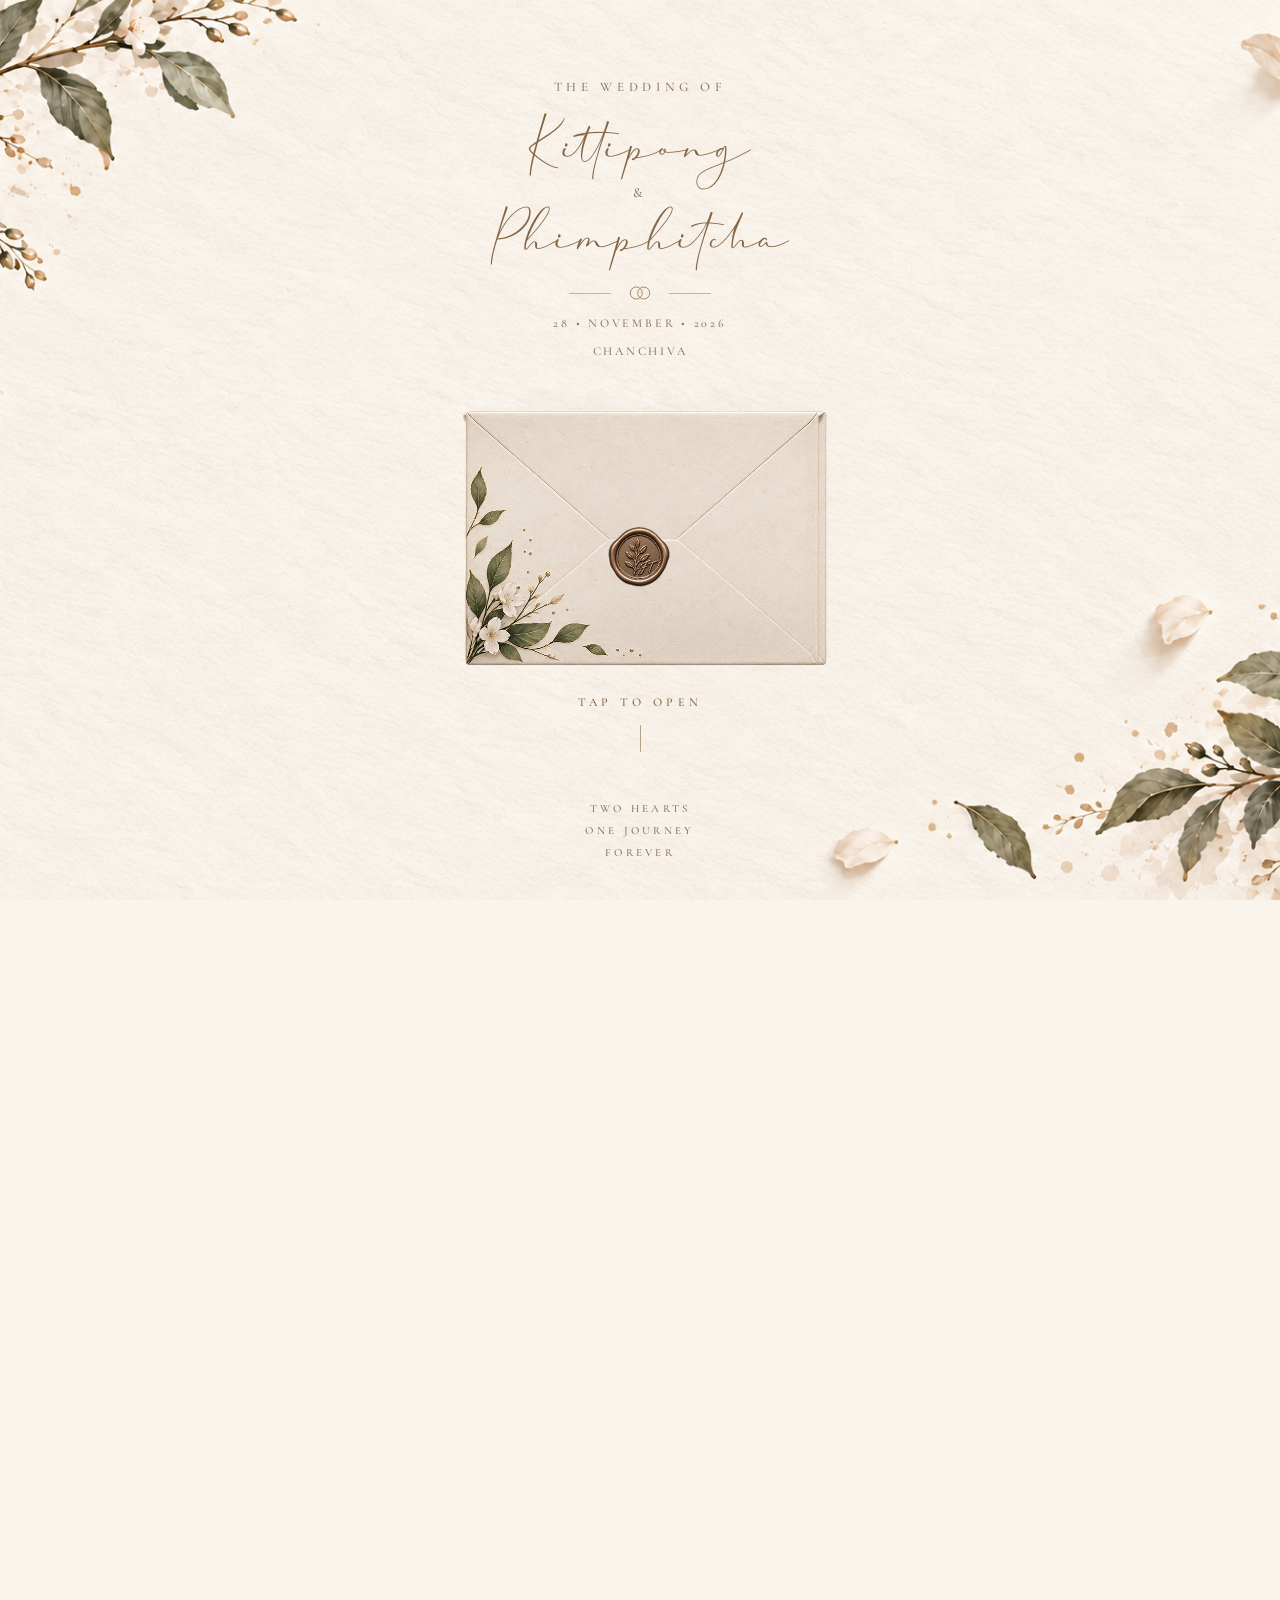
<file: index.html>
<!DOCTYPE html>
<html lang="th">
<head>
<meta charset="UTF-8">
<meta name="viewport" content="width=device-width, initial-scale=1, viewport-fit=cover">
<title>Kittipong &amp; Phimphitcha — The Wedding</title>

<!-- ฟอนต์: Noto Serif Thai สำหรับข้อความไทย และฟอนต์ลายเซ็นสำหรับชื่อคู่บ่าวสาว -->
<link rel="preconnect" href="https://fonts.googleapis.com">
<link rel="preconnect" href="https://fonts.gstatic.com" crossorigin>
<!-- โหลดฟอนต์ชื่อคู่บ่าวสาว (Cherolina.otf) ล่วงหน้าไว้ทันที ตั้งแต่ก่อนที่ CSS จะรู้ว่าต้องใช้
     ปกติเบราว์เซอร์จะรู้จักฟอนต์นี้ก็ต่อเมื่อ parse CSS มาถึงจุดที่ใช้ฟอนต์แล้ว ทำให้เริ่มโหลดช้า
     ข้อความเลยขึ้นเป็นฟอนต์สำรอง (Italianno) ก่อนแป๊บนึงแล้วค่อยสลับเป็น Cherolina -->
<link rel="preload" href="assets/Cherolina.otf" as="font" type="font/otf" crossorigin>
<link href="https://fonts.googleapis.com/css2?family=Cormorant+Garamond:ital,wght@0,500;0,600;1,500&family=Great+Vibes&family=Italianno&family=Playfair+Display:ital,wght@0,500;0,600;1,500;1,600&family=Noto+Serif+Thai:wght@300;400;500;600;700&display=swap" rel="stylesheet">

<link rel="stylesheet" href="style.css?v=20260926">
</head>
<body class="locked">

<!-- =========================================================
     OPENING SCREEN — ซองจดหมาย (tap / Enter / Space เพื่อเปิด)
     ========================================================= -->
<div id="opening-screen" role="button" tabindex="0" aria-label="เปิดการ์ดแต่งงาน">
  <div class="opening-florals" aria-hidden="true">
    <span class="floral-cut floral-top-left"></span>
    <span class="floral-cut floral-top-right"></span>
    <span class="floral-cut floral-bottom-left"></span>
    <span class="floral-cut floral-bottom-right"></span>
  </div>
  <div class="petal-shower" id="petalShower" aria-hidden="true"></div>
  <!-- ข้อความอยู่หลังชั้นซองและการ์ด จึงถูกการ์ดทับได้ระหว่างเปิด -->
  <div class="opening-message" aria-hidden="true">
    <span>THE WEDDING OF</span>
    <strong><i id="openNameA">Kittipong</i><b>&amp;</b><i id="openNameB">Phimphitcha</i></strong>
    <div class="opening-rings"><svg viewBox="0 0 40 24" width="30" height="20" fill="none" stroke="currentColor" stroke-width="1.2" aria-hidden="true"><circle cx="15" cy="12" r="8"/><circle cx="25" cy="12" r="8"/></svg></div>
    <em><span id="openDay">28</span> • <span id="openMonth">NOVEMBER</span> • <span id="openYear">2026</span><br><span id="openVenue">CHANCHIVA</span></em>
  </div>
  <div class="envelope-stage" id="envelopeStage">

    <!-- ชั้นที่ 1: ซองด้านหลัง (ล่างสุด) -->
    <img class="env-layer env-back" src="assets/envelope-back.webp" alt="">

    <!-- การ์ดเชิญ (ซ่อนอยู่ในซองก่อนเปิด) -->
    <div class="card-holder" id="cardHolder">
      <img src="assets/invitation-card.png" alt="การ์ดแต่งงาน Kittipong และ Phimphitcha">

    </div>

    <!-- ชั้นที่ 2: ซองด้านหน้า/ปากซอง (ทับการ์ด ให้เห็นแค่โผล่จากช่อง) -->
    <img class="env-layer env-pocket" src="assets/envelope-pocket.webp" alt="">

    <!-- ฝาซอง หมุนเปิดแบบ 3D จากขอบบน -->
    <img class="env-layer env-flap" src="assets/envelope-flap.webp" alt="">

    <!-- ภาพซองปิดสนิท แสดงตอนเริ่มต้นก่อนกด -->
    <img class="env-layer env-closed" src="assets/envelope-closed.webp" alt="ซองจดหมาย">

    <!-- ตราครั่ง -->
    <img class="seal" src="assets/wax-seal.webp" alt="">
  </div>
  <div class="tap-hint">TAP TO OPEN</div>
  <div class="opening-motto" aria-hidden="true">TWO HEARTS<br>ONE JOURNEY<br>FOREVER</div>
</div>

<!-- เสียงเอฟเฟกต์ตอนแตะเปิดซอง (เล่นทันทีตอนกด) -->
<audio id="openSound" preload="auto">
  <source src="assets/envelope-open.mp3" type="audio/mpeg">
</audio>

<!-- เสียงกระดาษเลื่อน: เล่นตอนการ์ดเลื่อนขึ้นพ้นซอง -->
<audio id="slideSound" preload="auto">
  <source src="assets/paper-slide.mp3" type="audio/mpeg">
</audio>

<!-- เพลงพื้นหลัง: เริ่มเล่นหลังเข้าสู่หน้าเนื้อหาแล้วเท่านั้น จึงไม่มีวิดีโอปรากฏบนหน้าเว็บ -->
<audio id="musicPlayer" loop preload="auto">
  <source src="assets/sweet-nothing.mp3" type="audio/mpeg">
</audio>
<!-- =========================================================
     MAIN SITE
     ========================================================= -->
<div id="site">

  <!-- 1) HERO -->
  <section class="hero" id="hero">
    <div class="hero-botanical hero-reference-scene" aria-hidden="true">
      <span class="hero-edge-sprig"></span>
      <span class="hero-edge-petal"></span>
      <svg class="hero-wash hero-wash-top" viewBox="0 0 500 420" fill="none">
        <defs><filter id="washTexture"><feTurbulence type="fractalNoise" baseFrequency=".045" numOctaves="3" seed="8" result="grain"/><feDisplacementMap in="SourceGraphic" in2="grain" scale="9"/><feGaussianBlur stdDeviation=".6"/></filter></defs>
        <path d="M0 0H365C309 83 187 34 117 115C68 170 53 195 0 239Z" fill="#9da982" opacity=".38" filter="url(#washTexture)"/>
        <path d="M0 0H390C320 89 203 46 132 124C70 192 76 239 0 283Z" fill="#b8bea0" opacity=".17" filter="url(#washTexture)"/>
        <path d="M-20 373C73 326 150 345 213 239C272 140 265 77 420-15" stroke="#b79a5f" stroke-width="1.5" opacity=".8"/>
      </svg>
      <svg class="hero-wash hero-wash-bottom" viewBox="0 0 500 420" fill="none">
        <path d="M0 420C130 372 184 393 259 309C344 216 397 195 500 175V420Z" fill="#9da982" opacity=".35" filter="url(#washTexture)"/>
        <path d="M50 420C177 357 212 377 282 291C360 213 398 187 500 170" stroke="#f8f5eb" stroke-width="3" opacity=".7"/>
        <path d="M-10 389C122 345 195 368 267 249C344 124 408 128 520 92" stroke="#b79a5f" stroke-width="1.5" opacity=".8"/>
      </svg>
      <span class="hero-corner-note">A little<br>moment,<br>a lifetime<br>together<span>♡</span></span>
      <span class="hero-side-note">Two<br>people<br>one<br>story</span>
      <span class="hero-scatter scatter-leaf-one"></span>
      <span class="hero-scatter scatter-leaf-two"></span>
      <span class="hero-scatter scatter-petal-one"></span>
      <span class="hero-scatter scatter-petal-two"></span>
      <span class="hero-scatter scatter-petal-three"></span>
      <span class="hero-scatter scatter-petal-four"></span>
      <span class="hero-scatter scatter-petal-five"></span>
      <span class="hero-scatter scatter-petal-six"></span>
      <span class="floral-cut floral-left floral-distant"></span>
      <span class="floral-cut floral-bottom floral-distant"></span>
      <span class="floral-cut floral-left floral-veil"></span>
      <span class="floral-cut floral-bottom floral-veil"></span>
      <span class="floral-cut floral-left"></span>
      <span class="floral-cut floral-bottom"></span>
    </div>
    <figure class="hero-couple">
      <img class="couple-story" id="coupleStory" src="assets/couple-watercolor-ten/01.png" alt="ภาพเคลื่อนไหวเรื่องราวของคู่บ่าวสาว Kittipong และ Phimphitcha">
      <img class="couple-final" id="coupleFinal" src="assets/couple-final-watercolor.png" alt="" aria-hidden="true" decoding="async" fetchpriority="high">
    </figure>
    <!-- Remove hero-progress--message to restore the original progress bar. -->
    <div class="hero-progress hero-progress--message" id="heroProgress" aria-hidden="true">
      <span class="progress-bar"></span>
      <div class="journey-loading">การเดินทางของเรากำลังจะเริ่มต้นขึ้น<i class="journey-dots"></i></div>
    </div>
    <div class="hero-copy">
      <div class="kicker">The Wedding Of</div>
      <h1><span class="hero-name" id="heroNameA">Kittipong</span><span class="amp">&amp;</span><span class="hero-name" id="heroNameB">Phimphitcha</span></h1>
      <div class="venue" id="heroVenue"><!-- ข้อมูลสถานที่: แก้ชื่อสถานที่จัดงานตรงนี้ --> Chanchiva</div>
      <div class="date-row">
        <span id="heroDay">28</span><span class="dot"></span><span id="heroMonth">November</span><span class="dot"></span><span id="heroYear">2026</span>
      </div>
      <p class="tagline" id="heroTagline">A little moment,<br>a lifetime together</p>
      <div class="hero-actions">
        <a class="hero-btn" href="#gift">
          <svg class="hero-btn-icon" viewBox="0 0 24 24" width="20" height="20" fill="none" stroke="currentColor" stroke-width="1.6" stroke-linecap="round" stroke-linejoin="round" aria-hidden="true"><path d="M12 20.2s-7.3-4.4-9.7-8.7C.7 8 2.1 4.3 5.6 3.8c2-.3 3.7.8 4.6 2.3.9-1.5 2.6-2.6 4.6-2.3 3.5.5 4.9 4.2 3.1 7.7-2.4 4.3-9.6 8.7-9.6 8.7z"/></svg>
          <span>ร่วมแสดงความยินดี</span>
          <small>Well Wishes</small>
        </a>
        <a class="hero-btn" href="#rsvp">
          <svg class="hero-btn-icon" viewBox="0 0 24 24" width="20" height="20" fill="none" stroke="currentColor" stroke-width="1.6" stroke-linecap="round" stroke-linejoin="round" aria-hidden="true"><rect x="3.5" y="5" width="17" height="15.5" rx="2"/><path d="M3.5 9.6h17M8 3v3.6M16 3v3.6"/></svg>
          <span>ลงชื่อเข้าร่วมงาน</span>
          <small>RSVP</small>
        </a>
        <a class="hero-btn" href="#gallery">
          <svg class="hero-btn-icon" viewBox="0 0 24 24" width="20" height="20" fill="none" stroke="currentColor" stroke-width="1.6" stroke-linecap="round" stroke-linejoin="round" aria-hidden="true"><rect x="3" y="4.5" width="18" height="14" rx="2"/><circle cx="8.5" cy="9.5" r="1.5"/><path d="M4 16.5l4.5-4.3c.8-.8 2-.8 2.8 0l1.7 1.6M14 15l1.4-1.3c.8-.8 2-.8 2.8 0L21 16"/></svg>
          <span>แกลเลอรี</span>
          <small>Gallery</small>
        </a>
      </div>
    </div>
    <div class="scroll-cue"></div>
  </section>

  <!-- 2) COUNTDOWN -->
  <section class="section" id="countdown">
    <div class="container center">
      <div class="countdown-ornament countdown-hourglass" aria-hidden="true">
        <span></span><svg viewBox="0 0 24 32" fill="none" stroke="currentColor" stroke-width="1.1" stroke-linecap="round" stroke-linejoin="round"><path d="M3 2h18M3 30h18M5 3v5c0 4 5 5 5 8s-5 4-5 8v5M19 3v5c0 4-5 5-5 8s5 4 5 8v5M8 26h8M8 7h8"/></svg><span></span>
      </div>
      <h2 class="eyebrow">Countdown</h2>
      <p class="countdown-date">Until <time datetime="2026-11-28" id="countdownTimeEl">28 November 2026</time></p>
      <div class="countdown-wrap" id="countdownWrap">
        <div class="cd-box"><div class="cd-num" id="cdDays">00</div><div class="cd-label">Days</div></div>
        <div class="cd-box"><div class="cd-num" id="cdHours">00</div><div class="cd-label">Hours</div></div>
        <div class="cd-box"><div class="cd-num" id="cdMins">00</div><div class="cd-label">Minutes</div></div>
        <div class="cd-box"><div class="cd-num" id="cdSecs">00</div><div class="cd-label">Seconds</div></div>
      </div>
      <div class="countdown-ornament countdown-leaf" aria-hidden="true">
        <span></span><svg viewBox="0 0 64 36" fill="none"><path d="M8 29C23 24 36 16 55 6" stroke="currentColor" stroke-width="1"/><path d="M17 25Q8 13 15 10Q22 15 17 25ZM25 21Q21 8 29 5Q34 13 25 21ZM35 16Q34 4 43 3Q46 10 35 16ZM23 23Q34 21 37 28Q29 33 23 23ZM36 16Q49 14 53 20Q44 26 36 16Z" fill="currentColor" opacity=".7"/></svg><span></span>
      </div>
      <p class="countdown-quote">Good things take time<br>and we can’t wait to see you</p>
    </div>
  </section>

  <!-- 4) SCHEDULE -->
  <section class="section" id="schedule">
    <div class="schedule-corner" aria-hidden="true"></div>
    <div class="container center">
      <div class="schedule-heading-ornament" aria-hidden="true"><span>⚜</span></div>
      <div class="eyebrow">Wedding Day Schedule</div>
      <p class="lede" id="scheduleLede">ขอเรียนเชิญทุกท่านร่วมเป็นส่วนหนึ่งในวันพิเศษของเรา</p>
    </div>
    <div class="container">
      <div class="schedule-list" id="scheduleList">
        <div class="sch-row">
          <div class="sch-time">16.29</div>
          <div class="schedule-icon icon-rings" aria-hidden="true"></div>
          <div class="sch-what"><span>RING CEREMONY</span><p>ร่วมเป็นสักขีพยานในช่วงเวลาสำคัญของเรา</p></div>
        </div>
        <div class="sch-row">
          <div class="sch-time">17.09</div>
          <div class="schedule-icon icon-water" aria-hidden="true"></div>
          <div class="sch-what"><span>WATER BLESSING</span><p>รับคำอวยพรจากผู้ใหญ่ที่เคารพรัก</p></div>
        </div>
        <div class="sch-row">
          <div class="sch-time">18.49</div>
          <div class="schedule-icon icon-cheers" aria-hidden="true"></div>
          <div class="sch-what"><span>WEDDING RECEPTION</span><p>ร่วมรับประทานอาหารและเฉลิมฉลองไปด้วยกัน</p></div>
        </div>
        <div class="sch-row">
          <div class="sch-time">20.59</div>
          <div class="schedule-icon icon-party" aria-hidden="true"></div>
          <div class="sch-what"><span>AFTER PARTY</span><p>สนุกไปด้วยกันในค่ำคืนพิเศษ</p></div>
        </div>
      </div>
    </div>
      <div class="schedule-footer-ornament" aria-hidden="true">
      <span></span><svg viewBox="0 0 64 36" fill="none"><path d="M8 29C23 24 36 16 55 6" stroke="currentColor" stroke-width="1"/><path d="M17 25Q8 13 15 10Q22 15 17 25ZM25 21Q21 8 29 5Q34 13 25 21ZM35 16Q34 4 43 3Q46 10 35 16ZM23 23Q34 21 37 28Q29 33 23 23ZM36 16Q49 14 53 20Q44 26 36 16Z" fill="currentColor" opacity=".75"/></svg><span></span>
    </div>
  </section>

  <!-- 5) GALLERY -->
  <section class="section" id="gallery">
    <div class="container center">
      <div class="eyebrow">Gallery</div>
      <!-- เนื้อหาในนี้จะถูกแทนที่อัตโนมัติด้วยรูปจริงจาก content.json (แก้ได้ที่หน้า admin.html) -->
      <div class="gallery" id="galleryGrid">
        <div class="g-cell">ภาพที่ 1</div>
        <div class="g-cell">ภาพที่ 2</div>
        <div class="g-cell">ภาพที่ 3</div>
        <div class="g-cell">ภาพที่ 4</div>
        <div class="g-cell">ภาพที่ 5</div>
        <div class="g-cell">ภาพที่ 6</div>
        <div class="g-cell">ภาพที่ 7</div>
        <div class="g-cell">ภาพที่ 8</div>
      </div>
    </div>
  </section>

  <!-- 6) LOCATION -->
  <section class="section" id="location">
    <div class="container center">
      <div class="eyebrow">Location</div>
      <figure class="venue-art">
        <img id="venueImg" src="assets/chanchiva-venue.png" width="1484" height="1060" loading="lazy" decoding="async" alt="ภาพวาดสถานที่จัดงาน Chanchiva พร้อมโต๊ะจัดเลี้ยงกลางสวนและไฟประดับ">
      </figure>
      <div class="loc-box">
        <!-- ข้อมูลสถานที่: แก้ชื่อ/ที่อยู่จริงตรงนี้ -->

        <p id="locAddress">chanchiva, trat 23000</p>
        <a class="btn solid" id="locMapLink" href="https://maps.app.goo.gl/iJ3Cxn6R8EV3e9rb6?g_st=ic" target="_blank" rel="noopener">เปิดใน Google Maps</a>
      </div>
    </div>
  </section>

  <!-- 7) DRESS CODE -->
  <section class="section" id="dresscode">
    <div class="container center">
      <p class="dress-kicker">OUR SPECIAL DAY</p>
      <h2 class="eyebrow">Dress Code</h2>
      <div class="dress-divider" aria-hidden="true"></div>
      <p class="lede" id="dresscodeLede">ขอเชิญแขกผู้มีเกียรติร่วมงานในโทนสีที่กลมกลืนกับธีมงาน</p>
      <div class="dress-row">
        <div class="dress-swatch"><div class="chip" style="background:#faf5ec"></div><span>Ivory</span></div>
        <div class="dress-swatch"><div class="chip" style="background:#d9c39c"></div><span>Champagne</span></div>
        <div class="dress-swatch"><div class="chip" style="background:#7a6142"></div><span>Warm Brown</span></div>
        <div class="dress-swatch"><div class="chip" style="background:#8da07e"></div><span>Sage</span></div>
      </div>
      <figure class="dress-illustration">
        <img src="assets/dress-code-guests-editorial.png" loading="lazy" decoding="async" alt="ตัวอย่างชุดแขกงานแต่ง ทั้งสูทและเดรสในโทนไอวอรี แชมเปญ น้ำตาล และเขียวเซจ">
      </figure>
    </div>
  </section>

  <!-- 8) RSVP -->
  <section class="section" id="rsvp">
    <div class="container center">
      <div class="eyebrow">ตอบรับคำเชิญ</div>
      <p class="lede" id="rsvpLede">กรุณายืนยันก่อนวันที่ 1.11.69 เพื่อความสะดวกในการจัดเตรียมงาน</p>
    </div>
    <div class="container">
      <!--
        การเชื่อมฟอร์ม RSVP:
        ฟอร์มนี้เป็น client-side เท่านั้น ยังไม่ได้เชื่อมต่อปลายทางส่งข้อมูล
        แนะนำให้เชื่อมกับ Google Form / Airtable / Formspree หรือ backend ของคุณเอง
        โดยแก้ที่ฟังก์ชัน handleRsvpSubmit() ด้านล่าง (เช่น เปลี่ยนเป็น fetch('URL ปลายทาง', {...}))
      -->
      <form class="rsvp-panel" id="rsvpForm">
        <div class="rsvp-fields" id="rsvpFields">
          <div class="f-row">
            <label for="rsvpName">ชื่อ-นามสกุล</label>
            <input type="text" id="rsvpName" name="name" required placeholder="ชื่อของคุณ">
          </div>
          <div class="f-row">
            <label for="rsvpCount">จำนวนแขกที่มาร่วมงาน (รวมตัวท่านเอง)</label>
            <input type="number" id="rsvpCount" name="guests" min="1" value="1" required>
          </div>
          <div class="f-row">
            <label>การเข้าร่วมงาน</label>
            <div class="radio-group">
              <label><input type="radio" name="attending" value="yes" checked> ยินดีเข้าร่วม</label>
              <label><input type="radio" name="attending" value="no"> ไม่สะดวกเข้าร่วม</label>
            </div>
          </div>
          <button type="submit" class="btn">ส่งคำตอบรับ</button>
        </div>
        <div class="rsvp-success" id="rsvpSuccess" hidden>
          <p class="rsvp-success-text">ได้ตอบรับคำเชิญเรียบร้อยแล้ว</p>
          <button type="button" class="btn" id="rsvpResubmitBtn">ส่งคำตอบอีกครั้ง</button>
        </div>
      </form>
    </div>
  </section>

  <!-- 9) CONGRATULATIONS / GIFT -->
  <section class="section" id="gift">
    <div class="container center">
      <div class="eyebrow">With Love</div>
      <p class="lede" id="giftLede">ขอบคุณทุกความรักและคำอวยพรที่มอบให้ในวันพิเศษของเรา</p>
    </div>
    <div class="container">
      <form class="gift-panel" id="giftForm">
        <img class="payment-qr" id="paymentQrImg" src="assets/payment-qr.png" alt="QR PromptPay สำหรับร่วมแสดงความยินดี">
        <div class="gift-fields" id="giftFields">
          <div class="f-row">
            <label for="transferName">ชื่อผู้โอน</label>
            <input type="text" id="transferName" name="transferName" required placeholder="ชื่อ-นามสกุล">
          </div>
          <div class="f-row">
            <label class="slip-label" for="transferSlip">แนบสลิปการโอนเงิน <span>เลือกไฟล์</span></label>
            <input class="slip-input" type="file" id="transferSlip" name="transferSlip" accept="image/*">
            <div class="slip-selected" id="slipSelected" hidden>
              <span class="slip-filename" id="slipFilename"></span>
              <button type="button" class="slip-remove" id="slipRemoveBtn">ยกเลิกไฟล์</button>
            </div>
          </div>
          <div class="f-row">
            <label for="giftMessage">เขียนคำอวยพรเล็ก ๆ น้อย ๆ</label>
            <textarea id="giftMessage" name="giftMessage" placeholder="ขอให้มีความสุขมาก ๆ ตลอดไป"></textarea>
          </div>
          <button type="submit" class="btn solid">ส่งความยินดี</button>
        </div>
        <div class="rsvp-success" id="giftSuccess" hidden>
          <p class="rsvp-success-text">ส่งความยินดีเรียบร้อยแล้ว</p>
          <button type="button" class="btn" id="giftResubmitBtn">ส่งอีกครั้ง</button>
        </div>
      </form>
    </div>
  </section>

  <!-- FOOTER -->
  <footer>
    <div class="f-names" id="footerNames">Kittipong &amp; Phimphitcha</div>
    <div class="f-date" id="footerDate">28 . 11 . 2026 &nbsp;—&nbsp; Chanchiva</div>
    <div class="f-note" id="footerNote">A little moment, a lifetime together</div>
  </footer>

</div>

<!-- อยู่นอก #site ตั้งใจ: #site มี transform (scale) ตอนเปิดการ์ดจบแล้ว ซึ่งจะทำให้
     position:fixed ของลูกข้างในยึดกับ #site แทนจอจริง ป็อปอัปเลยต้องอยู่นอกเพื่อให้กึ่งกลางจอเป๊ะ -->
<div class="rsvp-confirm-overlay" id="rsvpConfirmOverlay" hidden>
  <div class="rsvp-confirm-box">
    <button type="button" class="rsvp-confirm-close" id="rsvpConfirmClose" aria-label="ปิด">&times;</button>
    <span class="rsvp-confirm-corner rsvp-confirm-corner-tl" aria-hidden="true"></span>
    <span class="rsvp-confirm-corner rsvp-confirm-corner-br" aria-hidden="true"></span>
    <p class="rsvp-confirm-thankyou">Thank you</p>
    <p class="rsvp-confirm-title">ยืนยันข้อมูลการตอบรับ</p>
    <div class="rsvp-confirm-divider" aria-hidden="true">
      <svg viewBox="0 0 24 16" width="22" height="15" fill="none" stroke="currentColor" stroke-width="1.2"><path d="M12 15C12 15 3 11 3 5C3 5 9 3 12 8C15 3 21 5 21 5C21 11 12 15 12 15Z"/></svg>
    </div>
    <div class="rsvp-confirm-summary" id="rsvpConfirmSummary"></div>
    <div class="rsvp-confirm-actions">
      <button type="button" class="rsvp-confirm-btn rsvp-confirm-btn-outline" id="rsvpConfirmCancel">แก้ไขอีกครั้ง</button>
      <button type="button" class="rsvp-confirm-btn rsvp-confirm-btn-solid" id="rsvpConfirmOk">ยืนยัน <span aria-hidden="true">&rarr;</span></button>
    </div>
    <div class="rsvp-confirm-divider rsvp-confirm-divider-small" aria-hidden="true">
      <svg viewBox="0 0 24 16" width="16" height="11" fill="none" stroke="currentColor" stroke-width="1.2"><path d="M12 15C12 15 3 11 3 5C3 5 9 3 12 8C15 3 21 5 21 5C21 11 12 15 12 15Z"/></svg>
    </div>
    <p class="rsvp-confirm-footer">SEE YOU THERE</p>
  </div>
</div>

<div class="rsvp-confirm-overlay" id="giftConfirmOverlay" hidden>
  <div class="rsvp-confirm-box">
    <button type="button" class="rsvp-confirm-close" id="giftConfirmClose" aria-label="ปิด">&times;</button>
    <span class="rsvp-confirm-corner rsvp-confirm-corner-tl" aria-hidden="true"></span>
    <span class="rsvp-confirm-corner rsvp-confirm-corner-br" aria-hidden="true"></span>
    <p class="rsvp-confirm-thankyou">Thank you</p>
    <p class="rsvp-confirm-title">ยืนยันการส่งความยินดี</p>
    <div class="rsvp-confirm-divider" aria-hidden="true">
      <svg viewBox="0 0 24 16" width="22" height="15" fill="none" stroke="currentColor" stroke-width="1.2"><path d="M12 15C12 15 3 11 3 5C3 5 9 3 12 8C15 3 21 5 21 5C21 11 12 15 12 15Z"/></svg>
    </div>
    <div class="rsvp-confirm-actions">
      <button type="button" class="rsvp-confirm-btn rsvp-confirm-btn-outline" id="giftConfirmCancel">ยกเลิก</button>
      <button type="button" class="rsvp-confirm-btn rsvp-confirm-btn-solid" id="giftConfirmOk">ยืนยัน <span aria-hidden="true">&rarr;</span></button>
    </div>
    <div class="rsvp-confirm-divider rsvp-confirm-divider-small" aria-hidden="true">
      <svg viewBox="0 0 24 16" width="16" height="11" fill="none" stroke="currentColor" stroke-width="1.2"><path d="M12 15C12 15 3 11 3 5C3 5 9 3 12 8C15 3 21 5 21 5C21 11 12 15 12 15Z"/></svg>
    </div>
    <p class="rsvp-confirm-footer">WITH LOVE</p>
  </div>
</div>

<script src="script.js?v=20260926"></script>
</body>
</html>
</file>
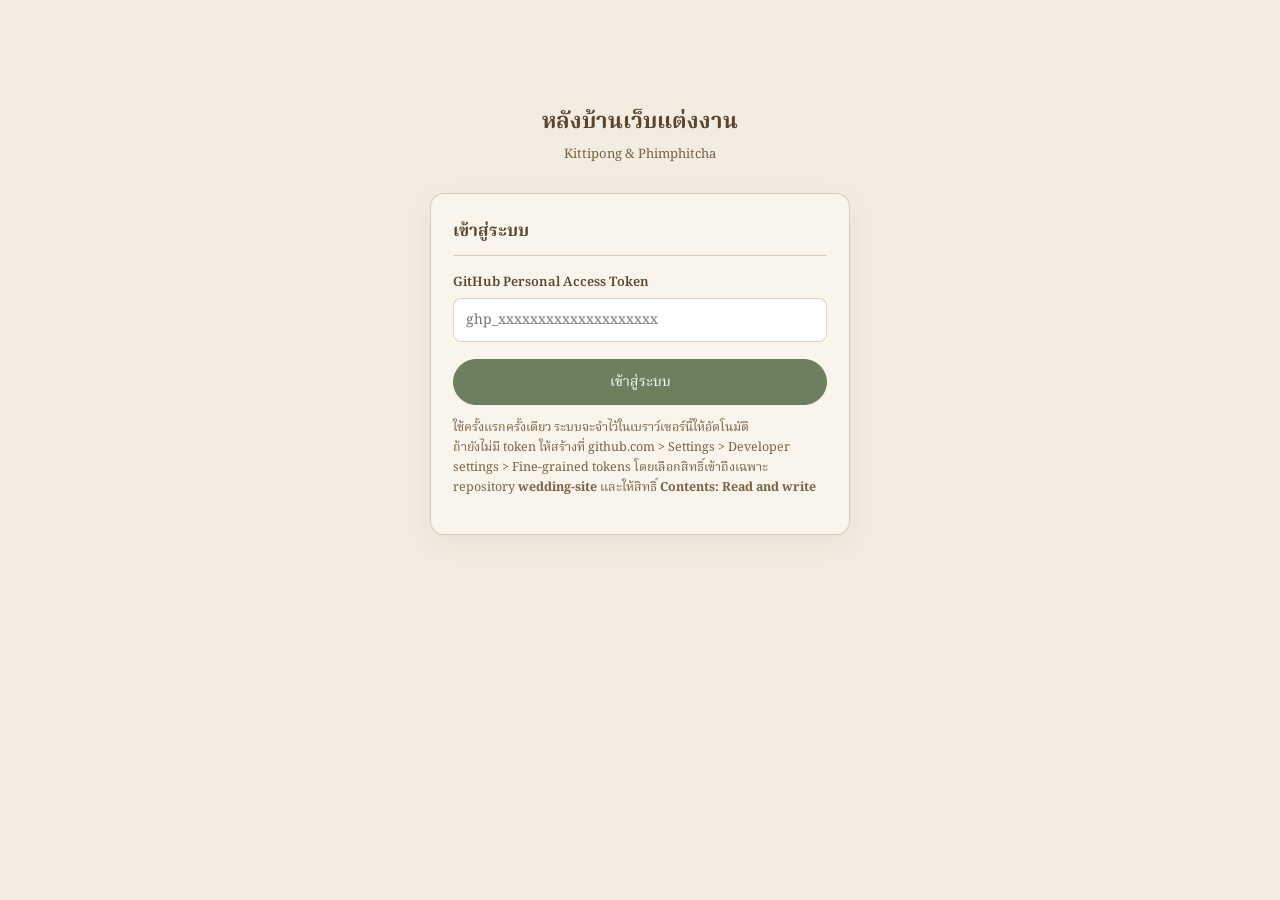
<file: admin.html>
<!DOCTYPE html>
<html lang="th">
<head>
<meta charset="UTF-8">
<meta name="viewport" content="width=device-width, initial-scale=1">
<meta name="robots" content="noindex, nofollow">
<title>แก้ไขเว็บแต่งงาน — หลังบ้าน</title>
<link rel="preconnect" href="https://fonts.googleapis.com">
<link rel="preconnect" href="https://fonts.gstatic.com" crossorigin>
<link href="https://fonts.googleapis.com/css2?family=Noto+Serif+Thai:wght@400;500;600;700&family=Playfair+Display:wght@600&display=swap" rel="stylesheet">
<style>
  :root{
    --ivory:#faf5ec; --paper:#f3ece0; --paper-deep:#e9dfcd; --champagne:#d9c39c;
    --brown:#7a6142; --brown-deep:#5a462f; --sage:#8da07e; --sage-deep:#6c7f5e;
    --ink:#3a3227; --line:rgba(122,97,66,.28); --danger:#a24a3f;
  }
  *{ box-sizing:border-box; }
  body{
    margin:0; font-family:'Noto Serif Thai', serif; background:var(--paper); color:var(--ink);
    min-height:100vh; padding:24px 16px 80px;
  }
  h1,h2{ font-family:'Playfair Display','Noto Serif Thai',serif; }
  .wrap{ max-width:760px; margin:0 auto; }
  .brand{ text-align:center; margin-bottom:28px; }
  .brand h1{ font-size:22px; color:var(--brown-deep); margin:0 0 4px; }
  .brand p{ font-size:13px; color:var(--brown); margin:0; }

  .card{ background:var(--ivory); border:1px solid var(--line); border-radius:14px; padding:24px 22px; margin-bottom:20px; box-shadow:0 8px 24px rgba(58,48,37,.06); }
  .card h2{ font-size:17px; color:var(--brown-deep); margin:0 0 16px; padding-bottom:10px; border-bottom:1px solid var(--line); }

  label{ display:block; font-size:13px; color:var(--brown-deep); font-weight:600; margin-bottom:5px; }
  input[type=text], input[type=date], input[type=time], input[type=url], input[type=password], textarea{
    width:100%; padding:10px 12px; border:1px solid var(--line); border-radius:8px;
    font-family:inherit; font-size:14px; background:#fff; color:var(--ink); margin-bottom:14px;
  }
  textarea{ min-height:64px; resize:vertical; }
  .row2{ display:grid; grid-template-columns:1fr 1fr; gap:12px; }
  @media(max-width:520px){ .row2{ grid-template-columns:1fr; } }

  .btn{
    display:inline-flex; align-items:center; justify-content:center; gap:6px;
    padding:11px 20px; border-radius:30px; border:1px solid var(--brown-deep); background:var(--ivory);
    color:var(--brown-deep); font-family:inherit; font-size:14px; cursor:pointer; transition:.2s;
  }
  .btn:hover{ background:var(--paper); }
  .btn.solid{ background:var(--sage-deep); border-color:var(--sage-deep); color:#fff; }
  .btn.solid:hover{ background:var(--brown-deep); border-color:var(--brown-deep); }
  .btn.danger{ border-color:var(--danger); color:var(--danger); background:#fff; }
  .btn.danger:hover{ background:#fbeceb; }
  .btn:disabled{ opacity:.5; cursor:not-allowed; }
  .btn.small{ padding:7px 14px; font-size:12.5px; }

  .sch-row{ border:1px solid var(--line); border-radius:10px; padding:14px; margin-bottom:12px; background:#fffdf9; }
  .sch-row .row2{ margin-bottom:0; }
  .sch-row-top{ display:flex; justify-content:flex-end; margin-bottom:6px; }

  .gallery-grid{ display:grid; grid-template-columns:repeat(4,1fr); gap:10px; }
  @media(max-width:560px){ .gallery-grid{ grid-template-columns:repeat(2,1fr); } }
  .gcell{ text-align:center; }
  .gcell .thumb{
    aspect-ratio:3/4; border:1px dashed var(--champagne); border-radius:8px; overflow:hidden;
    display:flex; align-items:center; justify-content:center; background:var(--paper); margin-bottom:6px;
    font-size:11px; color:var(--brown);
  }
  .gcell .thumb img{ width:100%; height:100%; object-fit:cover; }
  .gcell input[type=file]{ font-size:11px; width:100%; }

  .img-field{ display:flex; gap:14px; align-items:center; margin-bottom:14px; flex-wrap:wrap; }
  .img-field .thumb{ width:88px; height:66px; border:1px dashed var(--champagne); border-radius:8px; overflow:hidden; flex:0 0 auto; background:var(--paper); display:flex; align-items:center; justify-content:center; font-size:10px; color:var(--brown); }
  .img-field .thumb img{ width:100%; height:100%; object-fit:cover; }
  .img-field .field-body{ flex:1; min-width:180px; }

  .status{ position:fixed; left:16px; right:16px; bottom:16px; max-width:760px; margin:0 auto; padding:13px 18px; border-radius:10px; font-size:14px; text-align:center; display:none; z-index:50; }
  .status.show{ display:block; }
  .status.info{ background:#eef1e7; color:var(--brown-deep); border:1px solid var(--line); }
  .status.ok{ background:#e7efe2; color:#3d5a34; border:1px solid #b7cead; }
  .status.err{ background:#fbeceb; color:var(--danger); border:1px solid #e3b6b0; }

  #gate{ max-width:420px; margin:80px auto 0; text-align:center; }
  #gate .card{ text-align:left; }
  #gate p.hint{ font-size:12.5px; color:var(--brown); line-height:1.6; }
  #gate a{ color:var(--sage-deep); }

  .actions-bar{ display:flex; gap:10px; justify-content:flex-end; flex-wrap:wrap; margin-top:6px; }
  .logout-link{ text-align:center; margin-top:18px; }
  .logout-link a{ font-size:12.5px; color:var(--brown); cursor:pointer; text-decoration:underline; }
  .field-hint{ font-size:11.5px; color:var(--brown); margin:-9px 0 12px; }
</style>
</head>
<body>

<div id="gate">
  <div class="brand">
    <h1>หลังบ้านเว็บแต่งงาน</h1>
    <p>Kittipong &amp; Phimphitcha</p>
  </div>
  <div class="card">
    <h2>เข้าสู่ระบบ</h2>
    <label for="tokenInput">GitHub Personal Access Token</label>
    <input type="password" id="tokenInput" placeholder="ghp_xxxxxxxxxxxxxxxxxxxx">
    <p class="field-hint" id="gateMsg"></p>
    <button class="btn solid" id="loginBtn" style="width:100%">เข้าสู่ระบบ</button>
    <p class="hint">
      ใช้ครั้งแรกครั้งเดียว ระบบจะจำไว้ในเบราว์เซอร์นี้ให้อัตโนมัติ<br>
      ถ้ายังไม่มี token ให้สร้างที่ github.com &gt; Settings &gt; Developer settings &gt;
      Fine-grained tokens โดยเลือกสิทธิ์เข้าถึงเฉพาะ repository <b>wedding-site</b>
      และให้สิทธิ์ <b>Contents: Read and write</b>
    </p>
  </div>
</div>

<div id="main" class="wrap" style="display:none">
  <div class="brand">
    <h1>แก้ไขเนื้อหาเว็บแต่งงาน</h1>
    <p>แก้แล้วกด "บันทึกการเปลี่ยนแปลง" ด้านล่างสุด เว็บจะอัปเดตภายในไม่กี่นาที</p>
  </div>

  <div class="card">
    <h2>ข้อมูลหลัก</h2>
    <div class="row2">
      <div><label for="nameA">ชื่อเจ้าบ่าว</label><input type="text" id="nameA"></div>
      <div><label for="nameB">ชื่อเจ้าสาว</label><input type="text" id="nameB"></div>
    </div>
    <div class="row2">
      <div><label for="eventDate">วันจัดงาน</label><input type="date" id="eventDate"></div>
      <div><label for="eventTime">เวลาเริ่มงาน (สำหรับนับถอยหลัง)</label><input type="time" id="eventTime"></div>
    </div>
    <label for="venueName">ชื่อสถานที่จัดงาน</label>
    <input type="text" id="venueName">
    <label for="venueAddress">ที่อยู่สถานที่</label>
    <input type="text" id="venueAddress">
    <label for="mapUrl">ลิงก์ Google Maps</label>
    <input type="url" id="mapUrl">
  </div>

  <div class="card">
    <h2>ข้อความในเว็บ</h2>
    <label for="tagline">ข้อความใต้ชื่อคู่บ่าวสาว (ขึ้นบรรทัดใหม่ได้)</label>
    <textarea id="tagline"></textarea>
    <label for="scheduleLede">ข้อความหัวข้อ "กำหนดการ"</label>
    <textarea id="scheduleLede"></textarea>
    <label for="dresscodeLede">ข้อความหัวข้อ "Dress Code"</label>
    <textarea id="dresscodeLede"></textarea>
    <label for="giftLede">ข้อความหัวข้อ "With Love"</label>
    <textarea id="giftLede"></textarea>
    <label for="rsvpLede">ข้อความหัวข้อ "ตอบรับคำเชิญ"</label>
    <textarea id="rsvpLede"></textarea>
  </div>

  <div class="card">
    <h2>กำหนดการงานแต่ง</h2>
    <div id="scheduleRows"></div>
    <button type="button" class="btn small" id="addScheduleRow">+ เพิ่มรายการ</button>
  </div>

  <div class="card">
    <h2>รูปภาพหลัก</h2>
    <div class="img-field">
      <div class="thumb" id="thumb-heroCouple">ไม่มีรูป</div>
      <div class="field-body">
        <label>รูปคู่บ่าวสาว (หน้าแรก)</label>
        <input type="file" accept="image/*" data-field="heroCouple">
      </div>
    </div>
    <div class="img-field">
      <div class="thumb" id="thumb-venue">ไม่มีรูป</div>
      <div class="field-body">
        <label>รูปสถานที่จัดงาน</label>
        <input type="file" accept="image/*" data-field="venue">
      </div>
    </div>
    <div class="img-field">
      <div class="thumb" id="thumb-paymentQr">ไม่มีรูป</div>
      <div class="field-body">
        <label>รูป QR PromptPay</label>
        <input type="file" accept="image/*" data-field="paymentQr">
      </div>
    </div>
  </div>

  <div class="card">
    <h2>รูปภาพแกลเลอรี (8 ช่อง)</h2>
    <div class="gallery-grid" id="galleryFields"></div>
  </div>

  <div class="card">
    <div class="actions-bar">
      <button class="btn" id="reloadBtn" type="button">โหลดค่าปัจจุบันใหม่</button>
      <button class="btn solid" id="saveBtn" type="button">บันทึกการเปลี่ยนแปลง</button>
    </div>
  </div>

  <div class="logout-link"><a id="logoutLink">ออกจากระบบ / ลบ token ออกจากเบราว์เซอร์นี้</a></div>
</div>

<div class="status" id="statusBox"></div>

<script>
(function(){
  var OWNER = 'fangpitza-coder';
  var REPO = 'wedding-site';
  var CONTENT_PATH = 'content.json';
  var TOKEN_KEY = 'wedding_admin_token';
  var branch = 'main';
  var currentSha = null;
  var pendingUploads = {}; // field -> {file, dataBase64, path}
  var pendingGallery = {}; // index -> {file, dataBase64, path}

  var gate = document.getElementById('gate');
  var main = document.getElementById('main');
  var statusBox = document.getElementById('statusBox');

  function showStatus(msg, type, sticky){
    statusBox.textContent = msg;
    statusBox.className = 'status show ' + (type || 'info');
    if(!sticky){
      clearTimeout(showStatus._t);
      showStatus._t = setTimeout(function(){ statusBox.classList.remove('show'); }, 5000);
    }
  }

  function ghHeaders(token){
    return {
      'Authorization': 'Bearer ' + token,
      'Accept': 'application/vnd.github+json',
      'X-GitHub-Api-Version': '2022-11-28'
    };
  }

  function getToken(){ return localStorage.getItem(TOKEN_KEY) || ''; }

  function utf8ToBase64(str){
    var bytes = new TextEncoder().encode(str);
    var binary = '';
    for(var i=0;i<bytes.length;i++) binary += String.fromCharCode(bytes[i]);
    return btoa(binary);
  }
  function base64ToUtf8(b64){
    var binary = atob(b64.replace(/\n/g, ''));
    var bytes = new Uint8Array(binary.length);
    for(var i=0;i<binary.length;i++) bytes[i] = binary.charCodeAt(i);
    return new TextDecoder('utf-8').decode(bytes);
  }

  function readFileAsBase64(file){
    return new Promise(function(resolve, reject){
      var reader = new FileReader();
      reader.onload = function(){
        var result = String(reader.result || '');
        resolve(result.split(',')[1] || '');
      };
      reader.onerror = reject;
      reader.readAsDataURL(file);
    });
  }

  async function ghGetRepo(token){
    var res = await fetch('https://api.github.com/repos/' + OWNER + '/' + REPO, { headers: ghHeaders(token) });
    if(!res.ok) throw new Error('เข้าถึง repository ไม่ได้ (เช็ค token และสิทธิ์อีกครั้ง)');
    return res.json();
  }

  async function ghGetFile(token, path){
    var res = await fetch('https://api.github.com/repos/' + OWNER + '/' + REPO + '/contents/' + encodeURIComponent(path) + '?ref=' + branch, { headers: ghHeaders(token) });
    if(res.status === 404) return null;
    if(!res.ok) throw new Error('โหลดไฟล์ ' + path + ' ไม่สำเร็จ');
    return res.json();
  }

  async function ghPutFile(token, path, base64Content, message, sha){
    var body = { message: message, content: base64Content, branch: branch };
    if(sha) body.sha = sha;
    var res = await fetch('https://api.github.com/repos/' + OWNER + '/' + REPO + '/contents/' + encodeURIComponent(path), {
      method: 'PUT',
      headers: Object.assign({ 'Content-Type': 'application/json' }, ghHeaders(token)),
      body: JSON.stringify(body)
    });
    if(!res.ok){
      var err = await res.json().catch(function(){ return {}; });
      throw new Error('บันทึก ' + path + ' ไม่สำเร็จ: ' + (err.message || res.status));
    }
    return res.json();
  }

  function extFromFile(file){
    var name = file.name || '';
    var m = name.match(/\.[a-zA-Z0-9]+$/);
    if(m) return m[0].toLowerCase();
    if(file.type === 'image/png') return '.png';
    if(file.type === 'image/webp') return '.webp';
    return '.jpg';
  }

  // ---------------- Login ----------------
  document.getElementById('loginBtn').addEventListener('click', async function(){
    var token = document.getElementById('tokenInput').value.trim();
    var msgEl = document.getElementById('gateMsg');
    if(!token){ msgEl.textContent = 'กรุณาใส่ token ก่อนค่ะ'; return; }
    msgEl.textContent = 'กำลังตรวจสอบ...';
    try{
      var repoInfo = await ghGetRepo(token);
      branch = repoInfo.default_branch || 'main';
      localStorage.setItem(TOKEN_KEY, token);
      enterMain();
    }catch(err){
      msgEl.textContent = 'เข้าไม่ได้: ' + err.message;
    }
  });

  document.getElementById('logoutLink').addEventListener('click', function(){
    localStorage.removeItem(TOKEN_KEY);
    location.reload();
  });

  // ---------------- Schedule rows ----------------
  function renderScheduleRow(item){
    var row = document.createElement('div');
    row.className = 'sch-row';
    row.innerHTML =
      '<div class="sch-row-top"><button type="button" class="btn small danger sch-remove">ลบ</button></div>' +
      '<div class="row2">' +
        '<div><label>เวลา (เช่น 16.29)</label><input type="text" class="sch-time" placeholder="16.29"></div>' +
        '<div><label>หัวข้อ (ภาษาอังกฤษ)</label><input type="text" class="sch-title" placeholder="RING CEREMONY"></div>' +
      '</div>' +
      '<label>รายละเอียด</label><input type="text" class="sch-desc" placeholder="รายละเอียดสั้น ๆ">';
    row.querySelector('.sch-time').value = item.time || '';
    row.querySelector('.sch-title').value = item.title || '';
    row.querySelector('.sch-desc').value = item.desc || '';
    row.querySelector('.sch-remove').addEventListener('click', function(){ row.remove(); });
    document.getElementById('scheduleRows').appendChild(row);
  }

  document.getElementById('addScheduleRow').addEventListener('click', function(){
    renderScheduleRow({ time:'', title:'', desc:'' });
  });

  function collectSchedule(){
    var rows = document.querySelectorAll('#scheduleRows .sch-row');
    var out = [];
    rows.forEach(function(row){
      var time = row.querySelector('.sch-time').value.trim();
      var title = row.querySelector('.sch-title').value.trim();
      var desc = row.querySelector('.sch-desc').value.trim();
      if(time || title || desc) out.push({ time: time, title: title, desc: desc });
    });
    return out;
  }

  // ---------------- Single image fields ----------------
  ['heroCouple','venue','paymentQr'].forEach(function(field){
    var input = document.querySelector('input[data-field="' + field + '"]');
    input.addEventListener('change', async function(){
      var file = input.files && input.files[0];
      if(!file) return;
      var base64 = await readFileAsBase64(file);
      var path = 'assets/uploads/' + field + '-' + Date.now() + extFromFile(file);
      pendingUploads[field] = { file: file, dataBase64: base64, path: path };
      var thumb = document.getElementById('thumb-' + field);
      thumb.innerHTML = '<img src="data:' + (file.type || 'image/jpeg') + ';base64,' + base64 + '">';
    });
  });

  // ---------------- Gallery fields ----------------
  function renderGalleryFields(urls){
    var wrap = document.getElementById('galleryFields');
    wrap.innerHTML = '';
    for(var i=0;i<8;i++){
      (function(i){
        var cell = document.createElement('div');
        cell.className = 'gcell';
        var hasImg = urls[i];
        cell.innerHTML =
          '<div class="thumb" id="gthumb-' + i + '">' + (hasImg ? '<img src="' + urls[i] + '">' : 'ภาพที่ ' + (i+1)) + '</div>' +
          '<input type="file" accept="image/*" data-gallery-index="' + i + '">';
        wrap.appendChild(cell);
        cell.querySelector('input').addEventListener('change', async function(e){
          var file = e.target.files && e.target.files[0];
          if(!file) return;
          var base64 = await readFileAsBase64(file);
          var path = 'assets/uploads/gallery-' + i + '-' + Date.now() + extFromFile(file);
          pendingGallery[i] = { file: file, dataBase64: base64, path: path };
          document.getElementById('gthumb-' + i).innerHTML = '<img src="data:' + (file.type || 'image/jpeg') + ';base64,' + base64 + '">';
        });
      })(i);
    }
  }

  // ---------------- Load current content ----------------
  var loadedImages = {};
  async function loadCurrentContent(){
    showStatus('กำลังโหลดข้อมูลปัจจุบัน...', 'info', true);
    var token = getToken();
    var data;
    currentSha = null;
    try{
      var file = await ghGetFile(token, CONTENT_PATH);
      if(file){
        currentSha = file.sha;
        data = JSON.parse(base64ToUtf8(file.content));
      }
    }catch(err){
      showStatus('โหลดข้อมูลไม่สำเร็จ: ' + err.message, 'err', true);
      return;
    }
    if(!data){
      // ยังไม่เคยมี content.json ในเว็บ ใช้ค่าเริ่มต้น
      data = {
        couple:{ nameA:'', nameB:'' },
        event:{ dateISO:'', startTime:'09:00', venueName:'', venueAddress:'', mapUrl:'' },
        messages:{ tagline:'', scheduleLede:'', dresscodeLede:'', giftLede:'', rsvpLede:'' },
        schedule:[],
        images:{ heroCouple:'', venue:'', paymentQr:'', gallery:['','','','','','','',''] }
      };
    }
    var c = data.couple || {}; var e = data.event || {}; var m = data.messages || {}; var img = data.images || {};
    document.getElementById('nameA').value = c.nameA || '';
    document.getElementById('nameB').value = c.nameB || '';
    document.getElementById('eventDate').value = e.dateISO || '';
    document.getElementById('eventTime').value = e.startTime || '09:00';
    document.getElementById('venueName').value = e.venueName || '';
    document.getElementById('venueAddress').value = e.venueAddress || '';
    document.getElementById('mapUrl').value = e.mapUrl || '';
    document.getElementById('tagline').value = m.tagline || '';
    document.getElementById('scheduleLede').value = m.scheduleLede || '';
    document.getElementById('dresscodeLede').value = m.dresscodeLede || '';
    document.getElementById('giftLede').value = m.giftLede || '';
    document.getElementById('rsvpLede').value = m.rsvpLede || '';

    document.getElementById('scheduleRows').innerHTML = '';
    (data.schedule || []).forEach(renderScheduleRow);
    if(!data.schedule || !data.schedule.length) renderScheduleRow({time:'',title:'',desc:''});

    loadedImages = img;
    pendingUploads = {}; pendingGallery = {};
    ['heroCouple','venue','paymentQr'].forEach(function(field){
      var thumb = document.getElementById('thumb-' + field);
      thumb.innerHTML = img[field] ? '<img src="' + img[field] + '?v=' + Date.now() + '">' : 'ไม่มีรูป';
    });
    renderGalleryFields(img.gallery || ['','','','','','','','']);
    showStatus('โหลดข้อมูลล่าสุดเรียบร้อย', 'ok');
  }

  document.getElementById('reloadBtn').addEventListener('click', loadCurrentContent);

  // ---------------- Save ----------------
  document.getElementById('saveBtn').addEventListener('click', async function(){
    var token = getToken();
    var saveBtn = document.getElementById('saveBtn');
    saveBtn.disabled = true;
    try{
      showStatus('กำลังอัปโหลดรูปภาพ (ถ้ามี)...', 'info', true);
      var imagesOut = Object.assign({}, loadedImages);
      var galleryOut = (loadedImages.gallery || ['','','','','','','','']).slice();

      for(var field in pendingUploads){
        var up = pendingUploads[field];
        await ghPutFile(token, up.path, up.dataBase64, 'อัปเดตรูป ' + field + ' จากหน้า admin', null);
        imagesOut[field] = up.path;
      }
      for(var idx in pendingGallery){
        var g = pendingGallery[idx];
        await ghPutFile(token, g.path, g.dataBase64, 'อัปเดตรูปแกลเลอรีช่อง ' + (parseInt(idx,10)+1) + ' จากหน้า admin', null);
        galleryOut[idx] = g.path;
      }
      imagesOut.gallery = galleryOut;

      var payload = {
        couple: {
          nameA: document.getElementById('nameA').value.trim(),
          nameB: document.getElementById('nameB').value.trim()
        },
        event: {
          dateISO: document.getElementById('eventDate').value,
          startTime: document.getElementById('eventTime').value || '09:00',
          venueName: document.getElementById('venueName').value.trim(),
          venueAddress: document.getElementById('venueAddress').value.trim(),
          mapUrl: document.getElementById('mapUrl').value.trim()
        },
        messages: {
          tagline: document.getElementById('tagline').value,
          scheduleLede: document.getElementById('scheduleLede').value.trim(),
          dresscodeLede: document.getElementById('dresscodeLede').value.trim(),
          giftLede: document.getElementById('giftLede').value.trim(),
          rsvpLede: document.getElementById('rsvpLede').value.trim()
        },
        schedule: collectSchedule(),
        images: imagesOut
      };

      showStatus('กำลังบันทึกเนื้อหา...', 'info', true);
      var jsonText = JSON.stringify(payload, null, 2);

      try{
        await ghPutFile(token, CONTENT_PATH, utf8ToBase64(jsonText), 'แก้ไขเนื้อหาเว็บจากหน้า admin', currentSha);
      }catch(err){
        // เผื่อ sha ไม่ตรง (มีคนแก้พร้อมกัน) ลองโหลด sha ใหม่แล้วเซฟซ้ำอีกครั้งเดียว
        var fresh = await ghGetFile(token, CONTENT_PATH);
        currentSha = fresh ? fresh.sha : null;
        await ghPutFile(token, CONTENT_PATH, utf8ToBase64(jsonText), 'แก้ไขเนื้อหาเว็บจากหน้า admin', currentSha);
      }

      pendingUploads = {}; pendingGallery = {};
      showStatus('บันทึกสำเร็จ! เว็บจะอัปเดตภายใน 1-2 นาที (ลอง hard refresh ถ้ายังไม่เห็นการเปลี่ยนแปลง)', 'ok', true);
      setTimeout(loadCurrentContent, 1500);
    }catch(err){
      showStatus('บันทึกไม่สำเร็จ: ' + err.message, 'err', true);
    }finally{
      saveBtn.disabled = false;
    }
  });

  // ---------------- Boot ----------------
  async function enterMain(){
    gate.style.display = 'none';
    main.style.display = 'block';
    await loadCurrentContent();
  }

  (async function boot(){
    var token = getToken();
    if(!token){ return; }
    try{
      var repoInfo = await ghGetRepo(token);
      branch = repoInfo.default_branch || 'main';
      enterMain();
    }catch(err){
      localStorage.removeItem(TOKEN_KEY);
    }
  })();
})();
</script>
</body>
</html>
</file>
<file: style.css>
/* =========================================================
   TOKENS — โทนสี ivory / champagne / warm brown / sage green
   ========================================================= */
:root{
  --ivory:      #faf5ec;
  --paper:      #f1e9da;
  --paper-deep: #e6d9bf;
  --champagne:  #d9c39c;
  --brown:      #7a6142;
  --brown-deep: #4a3a28;
  --sage:       #8da07e;
  --sage-deep:  #63735a;
  --ink:        #3a3025;
  --line:       rgba(74,58,40,0.18);
  --shadow:     0 18px 50px rgba(74,58,40,0.16);

  --serif-th: 'Noto Serif Thai', 'Cordia New', serif;
  --serif-en: 'Playfair Display', 'Noto Serif Thai', serif;
  --script: 'Great Vibes', 'Brush Script MT', cursive;

  --envelope-w: 783;
  --envelope-h: 615;
}

@font-face{
  font-family:'Cherolina';
  src:url('assets/Cherolina.otf') format('opentype');
  font-display:swap;
}

*{ box-sizing:border-box; }
/* กัน iOS Safari ขยายขนาดตัวอักษรอัตโนมัติ (text autosizing) ซึ่งทำให้ข้อความ
   ในซองเปิดการ์ดและเมนู 3 ปุ่มบนหน้าฮีโร่ ล้นพื้นที่ที่ออกแบบไว้บนเครื่องจริง
   ทั้งที่ตอนพรีวิวบนคอมพิวเตอร์ดูปกติ */
html{ scroll-behavior:smooth; -webkit-text-size-adjust:100%; text-size-adjust:100%; }
body{
  margin:0;
  font-family:var(--serif-th);
  background:var(--ivory);
  color:var(--ink);
  -webkit-font-smoothing:antialiased;
  overflow-x:hidden;
}
body.locked{ overflow:hidden; height:100vh; }
html.hero-locked, body.hero-locked{ overflow:hidden; height:100%; overscroll-behavior:none; }

img{ max-width:100%; display:block; }
h1,h2,h3{ margin:0; font-weight:500; }
p{ margin:0; }
a{ color:inherit; }
.container{ max-width:720px; margin:0 auto; padding:0 24px; }
.eyebrow{
  font-family:var(--serif-en);
  font-style:italic;
  font-size:clamp(26px,4.4vw,38px);
  color:var(--sage-deep);
  letter-spacing:.02em;
}
.section-title{
  font-size:clamp(26px,4.4vw,38px);
  color:var(--brown-deep);
  line-height:1.25;
}
.section{
  padding:88px 0;
  position:relative;
  overflow:hidden;
}
.section + .section{ border-top:1px solid var(--line); }
.section::before{
  content:"⚜";
  position:absolute;
  top:30px;
  left:max(18px, calc((100vw - 900px) / 2));
  color:var(--sage);
  font-size:18px;
  opacity:.34;
  transform:rotate(-18deg);
}
.section:nth-of-type(even)::before{ left:auto; right:max(18px, calc((100vw - 900px) / 2)); transform:rotate(18deg); }
.section .container{ position:relative; z-index:1; }
.center{ text-align:center; }
.lede{
  max-width:56ch;
  margin:18px auto 0;
  font-size:17px;
  line-height:1.9;
  color:var(--ink);
}
.center .lede{ margin-left:auto; margin-right:auto; }

@media (prefers-reduced-motion: reduce){
  *{ animation-duration:.001ms !important; transition-duration:.001ms !important; }
}

/* =========================================================
   OPENING SCREEN — ซองจดหมาย
   ========================================================= */
#opening-screen{
  position:fixed; inset:0; z-index:9999;
  box-sizing:border-box;
  /* กันชนเผื่อพื้นที่ด้านบน: ขยับชื่อลงมาแล้วต้องดันซองลงตามไปด้วย
     เพื่อไม่ให้เส้น+แหวนใต้ชื่อถูกซองบังในจอที่เตี้ยลง */
  padding-top:clamp(18px, 4vh, 36px);
  display:flex; flex-direction:column; align-items:center; justify-content:center;
  background:
    radial-gradient(ellipse at 50% 35%, rgba(222,205,175,.27), transparent 53%),
    radial-gradient(ellipse at 12% 82%, rgba(243,232,213,.7), transparent 34%),
    #fcf8f0;
  transition:opacity .6s ease, transform .6s ease;
}
#opening-screen::before{
  /* พื้นผิวกระดาษอ่อนๆ */
  content:"";
  position:absolute; inset:0;
  background-image:
    radial-gradient(rgba(74,58,40,0.035) 1px, transparent 1px);
  background-size:3px 3px;
  opacity:.5; pointer-events:none;
}
#opening-screen.hide{
  opacity:0;
  transform:scale(1.04);
  pointer-events:none;
}
.opening-florals{ position:absolute; inset:0; z-index:0; overflow:hidden; pointer-events:none; opacity:.58; }
.floral-cut{
  position:absolute;
  display:block;
  background-image:url('assets/floral-reference.png');
  background-repeat:no-repeat;
  pointer-events:none;
  -webkit-mask-image:radial-gradient(ellipse at center, #000 48%, transparent 74%);
  mask-image:radial-gradient(ellipse at center, #000 48%, transparent 74%);
}
.opening-florals .floral-top-left{ top:-104px; left:-108px; width:245px; height:245px; background-size:auto 285px; background-position:left top; }
.opening-florals .floral-top-right{ top:-104px; right:-108px; width:245px; height:245px; background-size:auto 285px; background-position:right top; }
.opening-florals .floral-bottom-left{ bottom:-115px; left:-105px; width:350px; height:355px; background-size:auto 400px; background-position:left bottom; }
.opening-florals .floral-bottom-right{ bottom:-118px; right:-112px; width:390px; height:400px; background-size:auto 450px; background-position:right bottom; }

.envelope-stage{
  position:relative;
  width:min(86vw, 480px);
  aspect-ratio: var(--envelope-w) / var(--envelope-h);
  cursor:pointer;
  -webkit-tap-highlight-color:transparent;
  z-index:1;
  /* หมายเหตุ: ไม่ใส่ perspective ไว้ตรงนี้ (ตัวห่อหลัก) เพราะ perspective/transform บนตัวแม่
     จะกลายเป็น containing block ของลูกที่เป็น position:fixed ซึ่งจะทำให้การขยายการ์ดเต็มจอ
     (ดู goFullscreen ใน JS) คำนวณตำแหน่งผิดพลาด — จึงย้าย perspective ไปไว้ในทรานส์ฟอร์มของ
     .env-flap เองแทน (ดูด้านล่าง) */
}

/* ข้อความด้านหลังซอง: ชั้นซอง/การ์ด (z-index 1 ขึ้นไป) จะทับข้อความเมื่อเคลื่อนไหวผ่าน */
.opening-message{
  position:absolute; z-index:1; top:clamp(98px, 13vh, 144px); left:50%;
  width:min(82vw, 460px); transform:translateX(-50%); text-align:center;
  color:#9b783f; pointer-events:none;
  text-shadow:0 1px 10px rgba(255,255,255,.8);
}
.opening-message span{
  display:block; margin-bottom:16px; color:#8b7660;
  font:500 clamp(11px, 2.6vw, 14px)/1 'Cormorant Garamond', var(--serif-en);
  letter-spacing:.42em; text-transform:uppercase;
}
.opening-message strong{
  display:block; font-family:'Cherolina', 'Italianno', var(--script); font-size:clamp(56px, 12vw, 94px);
  font-weight:400; line-height:.68;
}
.opening-message i{ display:block; font-style:normal; }
.opening-message b{
  display:block; margin:10px 0 8px; color:#8b7660; font-family:'Cormorant Garamond', var(--serif-en);
  font-size:clamp(13px, 2.8vw, 17px); font-weight:500; letter-spacing:.22em; line-height:1;
}
.opening-message em{
  display:block; margin-top:27px; color:#8b7660; font:500 clamp(11px, 2.5vw, 14px)/1.85 'Cormorant Garamond', var(--serif-en);
  letter-spacing:.35em; text-transform:uppercase; font-style:normal;
}
/* บั๊กจริง: ".opening-message span" ด้านบนตั้งใจไว้สำหรับ span บรรทัด "THE WEDDING OF" เท่านั้น
   แต่ selector นี้ไปจับ span ของวันที่/สถานที่ (#openDay #openMonth #openYear #openVenue) ที่อยู่ใน
   <em> ด้วยโดยไม่ตั้งใจ ทำให้แต่ละคำ (28 / NOVEMBER / 2026 / CHANCHIVA) กลายเป็น display:block
   แยกคนละบรรทัดเต็มความกว้าง แทนที่จะเรียงในบรรทัดเดียวกันแบบ "28 • NOVEMBER • 2026"
   ทำให้บล็อกข้อความสูงเกินจนส่วนท้าย (2026, CHANCHIVA) ล้นไปโดนซองทับ — แก้โดยให้ span ที่อยู่ใน
   em กลับไปเป็น inline ตามปกติ (เฉพาะจุดนี้ specificity สูงกว่า ".opening-message span" จึงชนะ) */
.opening-message em span{
  display:inline; margin-bottom:0; font:inherit; letter-spacing:inherit;
  color:inherit; text-transform:inherit;
}
.opening-message::after{
  content:"○  ○"; display:block; width:150px; margin:17px auto 0; padding-top:12px;
  border-top:1px solid rgba(155,120,63,.65); color:#af8a52; font:400 24px/.55 'Cormorant Garamond', serif;
  letter-spacing:-.34em; text-indent:-.34em;
}

.env-layer{
  position:absolute; inset:0;
  width:100%; height:100%;
  object-fit:contain;
  user-select:none;
  -webkit-user-drag:none;
}

.env-back  { z-index:1; }
/* envelope-back/pocket.webp มีขนาดจริง 768x615 ส่วน envelope-flap/closed.webp เป็น 783x615
   (กว้างไม่เท่ากันแม้สูงเท่ากัน) พอใช้ object-fit:contain ร่วมกับกล่องที่สัดส่วน 783/615
   สองรูปแรกเลยเหลือช่องว่างริมซ้าย-ขวาเล็กน้อย ทำให้ฝาซองกับตัวซองไม่สนิทกันพอดี
   แก้โดยให้สองเลเยอร์นี้ยืดเต็มกล่อง (fill) แทน — ยืดแค่ ~2% แทบไม่เห็นความต่าง แต่ขอบจะชิดสนิทกับฝาซอง */
.env-back, .env-pocket{ object-fit:fill; }

/* การ์ด: สูงสุด 320px และรักษาสัดส่วนเดิมเสมอ
   บนหน้าจอแคบ ความสูงจะลดตามซอง จึงไม่ใหญ่กว่าตัวซอง */
.card-holder{
  position:absolute;
  left:50%; bottom:5%;
  width:auto;
  height:min(320px, 67.55vw);
  aspect-ratio: 1024/1536;

  opacity:0;
  visibility:visible;

  transform:translate(-50%, 30px);
  transform-origin:bottom center;
  z-index:2;

  transition:transform 4.35s cubic-bezier(.22,.84,.28,1), opacity .42s ease, z-index 0s linear .78s;

  will-change: transform, opacity;
}
.card-holder img{
  width:100%; height:100%; object-fit:cover;
  border-radius:3px;
  box-shadow:0 10px 30px rgba(58,48,37,0.25);
}
.card-copy{
  position:absolute; z-index:1; top:15%; left:7%; right:7%;
  text-align:center; color:var(--brown-deep);
  font-family:var(--serif-en); text-shadow:0 1px 10px rgba(255,255,255,.82);
  pointer-events:none;
}
.card-copy span{ display:block; font-size:clamp(6px, 1.35vw, 12px); letter-spacing:.16em; font-weight:600; }
.card-copy strong{ display:block; margin-top:.65em; font-size:clamp(10px, 2.3vw, 21px); font-weight:600; line-height:1.18; }
.card-copy b{ color:#c98a96; font-size:.86em; padding:0 .08em; }

.petal-shower{ position:fixed; inset:0; z-index:10001; overflow:hidden; pointer-events:none; }

/* ตัวห่อการเคลื่อนที่ของกลีบ: คุมตำแหน่งเริ่ม/หมุน/ระยะเวลาร่วง */
.petal-flight{
  position:absolute; top:-8vh; left:var(--petal-left);
  display:block;
  opacity:0;
  transform:translate3d(0,-20px,0) rotate(var(--petal-turn, 0deg));
  animation:petal-flight-fall var(--petal-duration) cubic-bezier(.45,0,.55,1) var(--petal-delay) forwards;
}
/* เส้นทางร่วงแบบซิกแซกซ้าย-ขวาหลายช่วง จำลองแรงลมพัดเป็นระลอก แทนการร่วงเป็นเส้นตรงเดิม */
@keyframes petal-flight-fall{
  0%{   opacity:0;  transform:translate3d(0, -20px, 0)                                 rotate(var(--petal-turn, 0deg)); }
  8%{   opacity:.9; }
  22%{  transform:translate3d(calc(var(--petal-drift, 40px) *  0.55), 22vh, 0) rotate(calc(var(--petal-turn, 0deg) +  70deg)); }
  40%{  transform:translate3d(calc(var(--petal-drift, 40px) * -0.35), 42vh, 0) rotate(calc(var(--petal-turn, 0deg) -  40deg)); }
  58%{  transform:translate3d(calc(var(--petal-drift, 40px) *  0.85), 62vh, 0) rotate(calc(var(--petal-turn, 0deg) + 160deg)); }
  76%{  transform:translate3d(calc(var(--petal-drift, 40px) * -0.15), 84vh, 0) rotate(calc(var(--petal-turn, 0deg) +  90deg)); }
  100%{ opacity:0;  transform:translate3d(var(--petal-drift, 40px), 115vh, 0) rotate(calc(var(--petal-turn, 0deg) + 280deg)); }
}
.petal{
  width:100%; height:auto;
  object-fit:contain;
  pointer-events:none;
  filter:drop-shadow(0 2px 4px rgba(74,58,40,.18));
  /* เบลอขอบภาพดอกไม้ให้กลมกลืนกับพื้นหลัง แทนขอบสี่เหลี่ยม/พื้นหลังของรูปต้นฉบับ */
  -webkit-mask-image:radial-gradient(ellipse at center, #000 52%, transparent 76%);
  mask-image:radial-gradient(ellipse at center, #000 52%, transparent 76%);
  /* ระยะสั่นไหวเล็กน้อยระหว่างร่วง ให้ดูเป็นธรรมชาติมากขึ้น */
  animation:petal-sway var(--petal-flutter, 1800ms) ease-in-out var(--petal-phase, 0ms) infinite alternate;
}
@keyframes petal-sway{
  from{ transform:translateX(calc(var(--petal-sway, 20px) * -1)) rotate(-6deg); }
  to{ transform:translateX(var(--petal-sway, 20px)) rotate(6deg); }
}

.env-pocket{ z-index:3; }

.env-flap{
  z-index:4;
  /* จุดหมุนอยู่ที่ขอบบนของซองจริง (วัดจากภาพ: ราว 16.3% จากขอบบนของผืนภาพ) */
  transform-origin:50% 16.3%;
  transform-style:preserve-3d;
  backface-visibility:visible;
  /* perspective() ใส่ไว้ในทรานส์ฟอร์มของตัวเองแทนการใส่ perspective บนตัวแม่ (ดูหมายเหตุด้านบน) */
  transform:perspective(1400px) rotateX(0deg);
  transition: transform .75s cubic-bezier(.5,0,.3,1);
}

.env-closed{
  z-index:5;
  transition:opacity .55s ease;
}

.seal{
  position:absolute;
  /* ตำแหน่งอิงจากปลายแหลมของซองจริง (วัดจากภาพ: ราว 64% จากขอบบนของผืนภาพ) */
  left:50%; top:63.5%;
  width:17%;
  transform:translate(-50%,-50%) scale(1) rotate(-6deg);
  transform-origin:center;
  z-index:6;
  transition:opacity .5s ease, transform .5s ease;
  filter:drop-shadow(0 6px 10px rgba(58,48,37,.35));
}

/* ----- สถานะแอนิเมชัน (คลาสถูกเพิ่มเป็นลำดับด้วย JS) ----- */
/* 0.0–0.5s ตราครั่งจางและย่อ */
.envelope-stage.seal-open .seal{
  opacity:0;
  transform:translate(-50%,-70%) scale(.35) rotate(8deg);
}
/* 0.3–1.0s ซองปิดจางหาย + ฝาหมุนเปิด */
.envelope-stage.flap-open .env-closed{ opacity:0; }
.envelope-stage.flap-open .env-flap {
  transform:translate(2px, 4.3px) perspective(1400px) rotateX(-178deg);}
/* หลังฝาหมุนเปิดเสร็จ ย้ายไปไว้หลังสุด เพื่อไม่ให้ทับการ์ดที่กำลังเลื่อนออก */
.envelope-stage.flap-sent-back .env-flap{ z-index:0; }

/* 0.8–2.15s การ์ดเลื่อนขึ้นจนพ้นซอง โดยยังมีขนาดเท่าเดิม */
.envelope-stage.card-rise .card-holder{
  /* หลังกาเปิด: การ์ดค่อย ๆ ปรากฏและเลื่อนออกจากปากซอง */
  opacity:1;
  transform:translate(-50%, -108%);
  z-index:7; /* ขึ้นเหนือกาซองหลังเริ่มโผล่พ้นปาก */
}

/* หลังการ์ดพ้นซอง: ขยายแบบเด้ง — สลับไปใช้ position:fixed ที่คำนวณพิกัดจริงด้วย JS (ดูฟังก์ชัน goFullscreen)
   เพื่อความแม่นยำแบบพิกเซล แทนการคำนวณ scale/translate เป็นเปอร์เซ็นต์ */
.card-holder.fullscreen{
  transform:none !important;
  bottom:auto !important;
  transition:left .82s cubic-bezier(.34,1.56,.64,1),
             top .82s cubic-bezier(.34,1.56,.64,1),
             width .82s cubic-bezier(.34,1.56,.64,1),
             height .82s cubic-bezier(.34,1.56,.64,1);
}
.card-holder.fullscreen img{ border-radius:6px; }
#opening-screen::after{
  content:""; position:absolute; inset:0; z-index:0; pointer-events:none;
  background:radial-gradient(ellipse at center, #eee5d6, #b9b1a2);
  opacity:0; transition:opacity .75s ease;
}
#opening-screen.card-focus::after{ opacity:1; }
.opening-message,.opening-motto,.opening-florals,.petal-shower{
  transition:filter .7s ease, opacity .7s ease;
}
#opening-screen.card-focus .opening-message,
#opening-screen.card-focus .opening-motto,
#opening-screen.card-focus .opening-florals,
#opening-screen.card-focus .env-layer,
#opening-screen.card-focus .seal,
#opening-screen.card-focus .petal-shower{
  filter:blur(3px); opacity:0; transition:filter .7s ease, opacity .7s ease;
}

.tap-hint{
  margin-top:34px;
  font-family:var(--serif-en);
  letter-spacing:.32em;
  font-size:13px;
  color:var(--brown);
  text-transform:uppercase;
  animation:pulse 2.4s ease-in-out infinite;
  z-index:1;
}
.tap-hint::after{ content:""; display:block; width:42px; height:1px; margin:14px auto 0; background:rgba(122,97,66,.6); }
.opening-motto{
  /* ส่งลงเลเยอร์ล่างสุดของหน้าซอง เพื่อไม่ให้ทับซอง/การ์ด/คำใบ้แตะเปิด */
  position:absolute; z-index:0; bottom:clamp(46px, 8vh, 92px); left:50%; transform:translateX(-50%);
  color:rgba(104,82,56,.7); text-align:center; font:500 12px/1.85 'Cormorant Garamond', var(--serif-en);
  letter-spacing:.35em; white-space:nowrap;
}
/* จอคอมที่มีความสูงจำกัด: จัดชุดเปิดการ์ดให้ครบในหนึ่งหน้าจอ โดยไม่กระทบมือถือ */
@media (min-width:481px){
  #opening-screen{ box-sizing:border-box; padding-top:clamp(80px, 11vh, 110px); }
  .opening-message strong{ font-size:clamp(56px, 8.8vw, 84px); }
}
@media (min-width:481px) and (max-height:900px){
  .opening-message{ top:clamp(52px, 7vh, 68px); }
  .envelope-stage{ width:min(72vw, 440px); }
  .tap-hint{ margin-top:22px; }
  .opening-motto{ bottom:clamp(24px, 4vh, 38px); }
}
@keyframes pulse{ 0%,100%{opacity:.55;} 50%{opacity:1;} }
#opening-screen.opening-hide-hint .tap-hint{
  opacity:0;
  visibility:hidden;
  pointer-events:none;
  transition:opacity .18s ease, visibility 0s linear .18s;
}

/* =========================================================
   MAIN SITE
   ========================================================= */
#site{
  overflow:clip;
  opacity:0;
  transform:scale(.97);
  transition:opacity .8s ease, transform .8s ease;
}
#site.show{ opacity:1; transform:scale(1); }

/* ---- Hero ---- */
.hero{
  --floral-overlap:16px;
  min-height:100vh;
  display:flex; flex-direction:column; align-items:center; justify-content:center;
  text-align:center;
  padding:24px 24px 54px;
  background:
    radial-gradient(ellipse at 4% 30%, rgba(170,157,124,.07), transparent 34%),
    radial-gradient(ellipse at 96% 80%, rgba(157,160,129,.08), transparent 30%),
    radial-gradient(ellipse at 50% 45%, #faf7f0 0%, #f3eee5 100%);
  position:relative;
  overflow:visible;
  z-index:1;
  /* Keep the side edges tidy while letting flowers cross into Countdown. */
  clip-path:inset(0 0 -400px 0);
}
/* ภาพแอนิเมชัน ข้อความ และเส้นเลื่อนต้องวางแบบ absolute;
   จึงไม่ให้กฎเลเยอร์ทั่วไปทับตำแหน่งของทั้งสามส่วน */
.hero > :not(.hero-botanical):not(.hero-couple):not(.hero-copy):not(.scroll-cue):not(.hero-progress):not(.hero-actions){ position:relative; z-index:1; }
.hero-botanical{ position:absolute; inset:0; overflow:visible; pointer-events:none; opacity:0; transition:opacity .65s ease; }
.hero.is-framed .hero-botanical{ opacity:1; }
/* Reference artwork has its own desktop composition, preserving flower proportions. */
.hero-botanical.hero-reference-scene{
  --scene-image:url('assets/hero-reference-mobile.png');
  background:none;
}
.hero-reference-scene > :not(.hero-corner-note):not(.hero-side-note):not(.hero-edge-sprig):not(.hero-edge-petal){ display:none; }
.hero-edge-sprig{
  position:absolute; z-index:2; left:-8px; bottom:-40px;
  width:clamp(150px, 39vw, 270px); height:180px;
  background:url('assets/hero-flowers-bottom-left.png') left bottom/contain no-repeat;
  transform:rotate(-8deg); transform-origin:left bottom;
  filter:saturate(.65) brightness(1.08); opacity:.82;
  pointer-events:none;
}
.hero-edge-petal{
  position:absolute; left:32%; bottom:-26px; width:20px; height:24px;
  background:url('assets/ivory-petal.png') center/contain no-repeat;
  transform:rotate(35deg); opacity:.6; pointer-events:none;
}
@media(min-width:768px){
  .hero-edge-sprig{ left:1%; bottom:-42px; height:250px; }
  .hero-edge-petal{ left:27%; bottom:-32px; width:28px; height:30px; }
}
.hero-reference-scene::before,.hero-reference-scene::after{ display:none; }
.hero-botanical.hero-reference-scene::before{
  display:block; content:""; position:absolute; inset:0 0 -36px;
  background:var(--scene-image) center/100% 100% no-repeat; opacity:1;
  -webkit-mask-image:linear-gradient(#000 calc(100% - 65px), transparent 100%);
  mask-image:linear-gradient(#000 calc(100% - 65px), transparent 100%);
}
@media(min-width:768px){
  .hero-botanical.hero-reference-scene{ --scene-image:url('assets/hero-reference-desktop.png'); }
}
.hero-wash{ display:none; }
.hero-wash-top{ top:0; left:0; }
.hero-wash-bottom{ bottom:0; right:0; }
.hero-corner-note{
  position:absolute; left:8%; top:9%; color:#887558;
  font:500 clamp(9px, 1.2vw, 17px)/1.9 'Cormorant Garamond', serif;
  letter-spacing:.23em; text-transform:uppercase; text-align:left;
}
.hero-corner-note span{ display:none; }
.hero-corner-note::after{ content:""; display:block; width:1px; height:22px; background:#ac9470; margin-top:10px; }
.hero-scatter{ position:absolute; width:clamp(15px, 2.8vw, 34px); aspect-ratio:1; background:center/contain no-repeat; opacity:.55; }
.scatter-leaf-one{ left:12%; top:39%; background-image:url('assets/petal-leaf-1.png'); transform:rotate(-28deg); }
.scatter-leaf-two{ right:15%; bottom:9%; background-image:url('assets/petal-leaf-1.png'); transform:rotate(45deg); }
.scatter-petal-one{ left:21%; top:46%; background-image:url('assets/ivory-petal.png'); transform:rotate(25deg); }
.scatter-petal-two{ right:23%; bottom:16%; background-image:url('assets/ivory-petal.png'); transform:rotate(-32deg); }
@media(max-width:480px){
  .hero-corner-note{ left:7%; top:6%; font-size:9px; }
  .hero-wash{ width:65vw; }
}
/* Paper and soft foliage shadows stay separate from the transparent flowers. */
.hero-botanical::before{
  content:""; position:absolute; inset:0;
  background-image:url("data:image/svg+xml,%3Csvg viewBox='0 0 180 180' xmlns='http://www.w3.org/2000/svg'%3E%3Cfilter id='n'%3E%3CfeTurbulence type='fractalNoise' baseFrequency='.8' numOctaves='3' stitchTiles='stitch'/%3E%3C/filter%3E%3Cpath fill='%23877c60' opacity='.15' filter='url(%23n)' d='M0 0h180v180H0z'/%3E%3C/svg%3E");
  background-size:180px 180px; opacity:.26;
}
.hero-botanical::after{
  content:""; position:absolute; inset:-4%; opacity:.2; filter:blur(19px);
  background:
    radial-gradient(ellipse 5% 18% at 4% 13%, #777e63 15%, transparent 75%),
    radial-gradient(ellipse 12% 4% at 12% 5%, #777e63 15%, transparent 75%),
    radial-gradient(ellipse 5% 14% at 92% 85%, #777e63 15%, transparent 75%),
    radial-gradient(ellipse 13% 4% at 91% 93%, #777e63 15%, transparent 75%);
}
.hero-botanical .floral-cut{
  z-index:1; background-size:contain; background-repeat:no-repeat;
  filter:saturate(.68) sepia(.08) brightness(1.08); opacity:.88;
  -webkit-mask-image:none; mask-image:none;
}
.hero-botanical .floral-left{
  left:-2%; bottom:calc(-1 * var(--floral-overlap)); width:clamp(180px, 46vw, 360px); height:58%;
  background-image:url('assets/hero-flowers-bottom-left.png'); background-position:left bottom;
}
.hero-botanical .floral-bottom{
  right:-2%; top:-2%; width:clamp(170px, 43vw, 330px); height:52%;
  background-image:url('assets/hero-flowers-top-right.png'); background-position:right top;
}
@media(min-width:768px){
  .hero{ --floral-overlap:24px; }
  .hero-botanical .floral-left{ width:clamp(330px, 32vw, 660px); height:85%; left:-1%; }
  .hero-botanical .floral-bottom{ width:clamp(300px, 29vw, 600px); height:80%; right:-1%; top:-3%; }
}
/* Offset translucent branches create depth behind the crisp foreground. */
.hero-botanical .floral-left{ transform-origin:left bottom; }
.hero-botanical .floral-bottom{ transform-origin:right top; }
.hero-botanical .floral-veil{
  z-index:0; opacity:.17; filter:blur(1.6px) saturate(.55);
}
.hero-botanical .floral-left.floral-veil{
  transform:translate(8%, -5%) rotate(12deg) scale(1.24);
}
.hero-botanical .floral-bottom.floral-veil{
  transform:translate(-10%, 5%) rotate(13deg) scale(1.2);
}
.hero-botanical .floral-distant{
  z-index:0; opacity:.1; filter:blur(9px) saturate(.45);
}
.hero-scatter.scatter-petal-three{ left:17%; top:3%; transform:rotate(-35deg); }
.hero-scatter.scatter-petal-four{ right:20%; top:24%; transform:rotate(65deg); }
.hero-scatter.scatter-petal-five{ left:9%; top:60%; transform:rotate(-15deg); }
.hero-scatter.scatter-petal-six{ right:10%; bottom:24%; transform:rotate(28deg); }
.scatter-petal-three,.scatter-petal-four,.scatter-petal-five,.scatter-petal-six{
  background-image:url('assets/ivory-petal.png'); opacity:.6; width:clamp(22px, 3.5vw, 45px);
}
.hero-botanical .floral-left.floral-distant{
  transform:translate(-3%, 3%) rotate(22deg) scale(1.6);
}
.hero-botanical .floral-bottom.floral-distant{
  transform:translate(3%, -3%) rotate(24deg) scale(1.55);
}
@media(min-width:768px){
  .hero-botanical .floral-veil{ filter:blur(2.5px) saturate(.65); }
  .hero-botanical .floral-distant{ filter:blur(14px) saturate(.45); }
}
.hero-copy{ position:absolute; z-index:2; top:47%; left:50%; width:min(660px, 90vw); display:flex; flex-direction:column; align-items:center; opacity:0; transform:translate(-50%, 22px); }
.hero .kicker{
  font-family:var(--serif-en); font-style:italic;
  color:var(--sage-deep); font-size:15px; letter-spacing:.05em;
}
.hero h1{
  font-family:'Cherolina', var(--script);
  font-weight:400;
  font-size:clamp(56px, 12vw, 108px);
  color:var(--brown-deep);
  margin:7px 0 10px;
  line-height:1.15;
}
.hero h1 .amp{ color:var(--sage); padding:0 .1em; font-family:var(--serif-en); font-size:.5em; vertical-align:middle; }
.hero .venue{
  font-size:14px; letter-spacing:.24em; text-transform:uppercase;
  color:var(--brown); margin-top:6px;
}
.hero .date-row{
  margin-top:12px;
  font-family:var(--serif-en);
  font-size:clamp(18px,2.6vw,22px);
  color:var(--ink);
  display:flex; gap:14px; align-items:center;
}
.hero .date-row .dot{ width:5px;height:5px;border-radius:50%;background:var(--sage); }
.hero .tagline{
  margin-top:16px;
  font-style:italic;
  color:var(--brown);
  font-family:var(--serif-en);
  font-size:16px;
}
.scroll-cue{
  position:absolute; bottom:28px; left:50%; transform:translateX(-50%);
  width:1px; height:46px; background:linear-gradient(var(--brown), transparent);
}
.hero .scroll-cue{ display:none; }
.hero.is-copy-visible .hero-copy{ opacity:1; transform:translate(-50%, 0); transition:opacity .72s ease, transform .72s cubic-bezier(.22,.8,.25,1); }
.hero.is-copy-visible .hero-copy > *{ animation:hero-copy-in 1.1s cubic-bezier(.22,.8,.25,1) both; }
.hero.is-copy-visible .hero-copy .kicker{ animation-delay:.06s; }
.hero.is-copy-visible .hero-copy h1{ animation-delay:.22s; }
.hero.is-copy-visible .hero-copy .venue{ animation-delay:.44s; }
.hero.is-copy-visible .hero-copy .date-row{ animation-delay:.62s; }
.hero.is-copy-visible .hero-copy .tagline{ animation-delay:.8s; }
@keyframes hero-copy-in{ from{ opacity:0; transform:translateY(16px); } to{ opacity:1; transform:translateY(0); } }

/* ---- Our story ---- */
.story-grid{
  display:grid; grid-template-columns: 1fr; gap:28px;
  margin-top:44px;
}
.story-card{
  background:var(--paper);
  border-radius:2px;
  padding:30px 28px;
  border-left:2px solid var(--sage);
  box-shadow:0 12px 28px rgba(74,58,40,.045);
  transition:transform .35s ease, box-shadow .35s ease;
}
.story-card:hover{ transform:translateY(-5px); box-shadow:var(--shadow); }
.story-card h3{
  font-family:var(--serif-en); font-style:italic; font-weight:600;
  color:var(--brown-deep); font-size:20px; margin-bottom:10px;
}
.story-card p{ line-height:1.85; font-size:16px; color:var(--ink); }

/* ---- Timeline ---- */
.timeline{ position:relative; margin-top:50px; padding-left:26px; }
.timeline::before{
  content:""; position:absolute; left:5px; top:6px; bottom:6px; width:1px;
  background:var(--line);
}
.tl-item{ position:relative; padding-bottom:40px; }
.tl-item:last-child{ padding-bottom:0; }
.tl-item::before{
  content:""; position:absolute; left:-26px; top:4px; width:11px; height:11px;
  border-radius:50%; background:var(--ivory); border:2px solid var(--sage);
}
.tl-item .tl-date{
  font-family:var(--serif-en); font-style:italic; color:var(--sage-deep); font-size:14px;
}
.tl-item h3{ margin-top:5px; font-size:19px; color:var(--brown-deep); }
.tl-item p{ margin-top:8px; font-size:15.5px; line-height:1.8; color:var(--ink); }

/* ---- Details / schedule ---- */
.detail-grid{
  display:grid; grid-template-columns:1fr; gap:18px; margin-top:44px;
}
@media(min-width:640px){ .detail-grid{ grid-template-columns:1fr 1fr; } }
.detail-card{
  background:var(--ivory);
  border:1px solid var(--line);
  padding:28px;
  text-align:center;
  transition:transform .35s ease, box-shadow .35s ease;
}
.detail-card:hover{ transform:translateY(-5px); box-shadow:var(--shadow); }
.detail-card .icon{ font-size:26px; color:var(--sage-deep); }
.detail-card h3{ margin-top:12px; font-size:19px; color:var(--brown-deep); }
.detail-card p{ margin-top:8px; font-size:15px; line-height:1.75; color:var(--brown); }

.schedule-list{ margin-top:44px; }
.sch-row{
  display:flex; gap:22px; padding:18px 0; border-bottom:1px solid var(--line);
  align-items:baseline;
}
.sch-row:last-child{ border-bottom:none; }
.sch-time{
  font-family:var(--serif-en); font-style:italic; color:var(--sage-deep);
  font-size:17px; min-width:96px;
}
.sch-what h3{ font-size:17px; color:var(--brown-deep); font-weight:500; }
.sch-what p{ font-size:14.5px; color:var(--brown); margin-top:3px; }

/* ---- Countdown ---- */
#countdown{ padding:94px 0 100px; background:#f8f5ee; color:#344638; }
#countdown::before{ display:none; }
#countdown .eyebrow{
  color:inherit; font-family:'Cormorant Garamond', var(--serif-en);
  font-size:clamp(44px, 7vw, 66px); font-weight:500; font-style:normal; letter-spacing:.01em;
}
.countdown-date{
  margin-top:16px; font:500 clamp(10px, 2.5vw, 14px)/1.7 'Cormorant Garamond', serif;
  text-transform:uppercase; letter-spacing:.28em;
}
.countdown-wrap{
  margin:42px auto 0; max-width:600px;
  display:flex; justify-content:center; gap:0;
  flex-wrap:nowrap;
}
.cd-box{
  min-width:0; flex:1 1 0; position:relative;
  background:transparent; color:inherit;
  padding:0 6px; text-align:center; border-radius:0;
}
.cd-box + .cd-box::before{
  content:""; position:absolute; left:0; top:7px; height:clamp(32px, 5vw, 48px);
  width:1px; background:rgba(74,58,40,.16);
}
.cd-num{ font-family:'Cormorant Garamond', var(--serif-en); font-size:clamp(38px,6vw,58px); line-height:1.1; font-weight:500; }
.cd-label{ font:500 clamp(9px,2.4vw,12px)/1.5 'Cormorant Garamond', serif; letter-spacing:.16em; text-transform:uppercase; margin-top:14px; opacity:.85; }

/* ---- Gallery ---- */
.gallery{
  margin-top:44px;
  display:grid; grid-template-columns:repeat(2,1fr); gap:12px;
}
@media(min-width:640px){ .gallery{ grid-template-columns:repeat(4,1fr); } }
.g-cell{
  aspect-ratio:3/4;
  background:linear-gradient(155deg, var(--paper) 0%, var(--paper-deep) 100%);
  display:flex; align-items:center; justify-content:center;
  color:var(--brown); font-size:12px; letter-spacing:.08em; text-align:center; padding:10px;
  border:1px dashed var(--champagne);
  transition:transform .35s ease, border-color .35s ease;
}
.g-cell:hover{ transform:rotate(-1.5deg) translateY(-4px); border-color:var(--sage-deep); }
.g-cell.g-photo{ object-fit:cover; width:100%; height:100%; padding:0; border-style:solid; }

/* ใช้ช่องดอกไม้จากภาพอ้างอิงเฉพาะสองตำแหน่ง เพื่อให้หน้าเนื้อหามีจังหวะแต่ไม่แน่นเกินไป */
#story::after, #rsvp::after{
  content:""; position:absolute; width:220px; height:250px;
  background-image:url('assets/floral-reference.png'); background-repeat:no-repeat;
  background-size:auto 250px; opacity:.23; pointer-events:none;
  -webkit-mask-image:radial-gradient(ellipse at center, #000 46%, transparent 73%);
  mask-image:radial-gradient(ellipse at center, #000 46%, transparent 73%);
}
#story::after{ right:-65px; bottom:-70px; background-position:right bottom; }
#rsvp::after{ left:-65px; top:-60px; background-position:left center; }
.gallery .g-cell:nth-child(3n){ background:linear-gradient(155deg,#eef1e7,#dfe6d4); }

/* ---- Location ---- */
#location .container{ max-width:1000px; }
.venue-art{ margin:30px auto 0; max-width:900px; }
.venue-art img{
  width:100%; height:auto;
  filter:saturate(.78) sepia(.08);
  -webkit-mask-image:url('data:image/svg+xml,%3Csvg%20xmlns%3D%22http%3A%2F%2Fwww.w3.org%2F2000%2Fsvg%22%20viewBox%3D%220%200%201000%20714%22%20preserveAspectRatio%3D%22none%22%3E%0A%20%20%3Cdefs%3E%0A%20%20%20%20%3Cfilter%20id%3D%22soft%22%20x%3D%22-10%25%22%20y%3D%22-10%25%22%20width%3D%22120%25%22%20height%3D%22120%25%22%3E%0A%20%20%20%20%20%20%3CfeGaussianBlur%20stdDeviation%3D%2210%22%2F%3E%0A%20%20%20%20%3C%2Ffilter%3E%0A%20%20%3C%2Fdefs%3E%0A%20%20%3Cpath%20fill%3D%22white%22%20filter%3D%22url%28%23soft%29%22%20d%3D%22M35%2043%20Q120%2012%20208%2030%20T405%2023%20T609%2032%20T800%2022%20Q900%2017%20964%2046%20Q980%20135%20966%20217%20T976%20393%20T962%20565%20Q978%20645%20947%20675%20Q851%20692%20756%20679%20T560%20690%20T354%20675%20T170%20687%20Q86%20690%2035%20660%20Q14%20591%2030%20509%20T22%20334%20T34%20167%20Q19%2088%2035%2043Z%22%2F%3E%0A%3C%2Fsvg%3E%0A');
  mask-image:url('data:image/svg+xml,%3Csvg%20xmlns%3D%22http%3A%2F%2Fwww.w3.org%2F2000%2Fsvg%22%20viewBox%3D%220%200%201000%20714%22%20preserveAspectRatio%3D%22none%22%3E%0A%20%20%3Cdefs%3E%0A%20%20%20%20%3Cfilter%20id%3D%22soft%22%20x%3D%22-10%25%22%20y%3D%22-10%25%22%20width%3D%22120%25%22%20height%3D%22120%25%22%3E%0A%20%20%20%20%20%20%3CfeGaussianBlur%20stdDeviation%3D%2210%22%2F%3E%0A%20%20%20%20%3C%2Ffilter%3E%0A%20%20%3C%2Fdefs%3E%0A%20%20%3Cpath%20fill%3D%22white%22%20filter%3D%22url%28%23soft%29%22%20d%3D%22M35%2043%20Q120%2012%20208%2030%20T405%2023%20T609%2032%20T800%2022%20Q900%2017%20964%2046%20Q980%20135%20966%20217%20T976%20393%20T962%20565%20Q978%20645%20947%20675%20Q851%20692%20756%20679%20T560%20690%20T354%20675%20T170%20687%20Q86%20690%2035%20660%20Q14%20591%2030%20509%20T22%20334%20T34%20167%20Q19%2088%2035%2043Z%22%2F%3E%0A%3C%2Fsvg%3E%0A');
  -webkit-mask-size:100% 100%; mask-size:100% 100%;
  -webkit-mask-repeat:no-repeat; mask-repeat:no-repeat;
}
.loc-box{
  margin-top:14px;
  padding:0 12px;
  text-align:center;
}
.loc-box h3{ font-family:var(--serif-en); font-style:italic; font-size:24px; color:var(--brown-deep); }
.loc-box p{ margin-top:10px; color:var(--sage-deep); font-family:var(--serif-en); font-size:clamp(18px, 3vw, 23px); line-height:1.8; }
.btn{
  display:inline-block; margin-top:22px;
  padding:13px 30px;
  border:1px solid var(--brown-deep);
  color:var(--brown-deep);
  text-decoration:none;
  font-size:14px; letter-spacing:.08em;
  transition:background .25s ease, color .25s ease;
}
.btn:hover{ background:var(--brown-deep); color:var(--ivory); }
.btn.solid{ background:var(--sage-deep); border-color:var(--sage-deep); color:var(--ivory); }
.btn.solid:hover{ background:var(--brown-deep); border-color:var(--brown-deep); }

/* ---- Hero action row (ร่วมแสดงความยินดี / ลงชื่อเข้าร่วมงาน / แกลเลอรี) — วางไว้ใต้ tagline ---- */
.hero-actions{
  position:relative; z-index:2;
  display:flex; align-items:stretch; justify-content:center;
  width:100%; margin-top:22px;
}
.hero-btn{
  flex:1 1 0;
  display:flex; flex-direction:column; align-items:center; justify-content:center;
  gap:6px;
  padding:14px 6px 16px;
  color:var(--brown-deep);
  text-decoration:none;
  font:500 clamp(10px, 2.6vw, 12px)/1.2 'Cormorant Garamond', var(--serif-en);
  letter-spacing:.02em;
  text-align:center;
  border-left:1px solid rgba(90,74,54,.18);
  transition:opacity .2s ease, color .2s ease;
}
.hero-btn:first-child{ border-left:none; }
.hero-btn svg{ display:block; width:20px; height:20px; fill:none; stroke:currentColor; stroke-width:1.6; stroke-linecap:round; stroke-linejoin:round; }
.hero-btn-icon{ display:block; }
.hero-btn:hover{ opacity:.68; }
/* ปุ่มหลัก (RSVP) เน้นสีเข้มขึ้นเล็กน้อยให้เด่นกว่าอีกสองปุ่ม */
.hero-btn.hero-btn-primary{ color:var(--sage-deep); font-weight:600; }
@media (max-width:360px){
  .hero-btn{ padding:12px 4px 14px; }
  .hero-btn span{ font-size:10px; }
}

/* ---- Dress code ---- */
#dresscode .container{ max-width:960px; }
#dresscode::before{ display:none; }
#dresscode .eyebrow{
  font-family:'Cormorant Garamond', var(--serif-en); font-style:normal;
  font-size:clamp(44px, 7vw, 66px); color:#344638;
}
.dress-divider{ width:48px; height:1px; background:var(--champagne); margin:22px auto; }
#dresscode .lede{ max-width:36ch; font-size:clamp(13px, 2.8vw, 16px); color:var(--brown); }
#dresscode .dress-row{ max-width:510px; margin-left:auto; margin-right:auto; }
.dress-illustration{ margin:40px auto 0; max-width:820px; }
.dress-illustration img{ width:100%; height:auto; }
@media(max-width:480px){
  .dress-illustration{ margin:30px -10px 0; }
}
.dress-row{
  margin-top:40px;
  display:flex; justify-content:center; gap:28px; flex-wrap:wrap;
}
.dress-swatch{ text-align:center; }
.dress-swatch .chip{
  width:52px; height:52px; border-radius:50%;
  margin:0 auto 10px;
  border:1px solid rgba(0,0,0,.08);
  box-shadow:inset 0 0 0 4px rgba(255,255,255,.5);
}
.dress-swatch span{ font-size:13px; color:var(--brown); }

/* ---- RSVP ---- */
.rsvp-panel{
  margin-top:44px;
  background:var(--ivory);
  border:1px solid var(--line);
  padding:36px 28px;
}
.f-row{ margin-bottom:20px; }
.f-row label{
  display:block; font-size:13px; letter-spacing:.05em; color:var(--brown-deep); margin-bottom:8px;
}
.f-row input[type=text], .f-row input[type=number], .f-row textarea{
  width:100%; padding:12px 14px;
  border:1px solid var(--line); background:#fff;
  font-family:var(--serif-th); font-size:15px; color:var(--ink);
  border-radius:1px;
}
.f-row textarea{ resize:vertical; min-height:90px; }
.radio-group{ display:flex; gap:22px; }
.radio-group label{ display:flex; align-items:center; gap:8px; font-size:15px; color:var(--ink); }
.rsvp-panel .btn{ width:100%; text-align:center; cursor:pointer; background:var(--sage-deep); color:var(--ivory); border-color:var(--sage-deep); }
.rsvp-panel .btn:hover{ background:var(--brown-deep); border-color:var(--brown-deep); }
.rsvp-note{ margin-top:14px; font-size:13px; color:var(--brown); text-align:center; display:none; }
.rsvp-note.show{ display:block; }

/* ช่องจำนวนแขก: ปิด/เทา เมื่อเลือก "ไม่สะดวกเข้าร่วม" */
.f-row input[type=number]:disabled{
  background:var(--paper-deep); color:var(--brown); opacity:.65; cursor:not-allowed;
}

/* สถานะสำเร็จ: แทนที่ฟอร์มทั้งหมดหลังยืนยันคำตอบ */
.rsvp-success{ text-align:center; padding:6px 0 2px; }
.rsvp-success-text{
  font-family:var(--serif-en); font-style:italic; font-size:clamp(19px, 3vw, 22px);
  color:var(--sage-deep); margin-bottom:20px;
}
.rsvp-success .btn{ width:100%; text-align:center; cursor:pointer; }

/* ป็อปอัปยืนยันข้อมูลก่อนส่งจริง — Minimal Luxury: ivory/cream + warm brown + muted sage */
.rsvp-confirm-overlay{
  position:fixed; inset:0; z-index:500;
  display:flex; align-items:center; justify-content:center;
  background:rgba(48,40,30,.5);
  -webkit-backdrop-filter:blur(3px); backdrop-filter:blur(3px);
  padding:24px;
}
.rsvp-confirm-overlay[hidden]{ display:none; }
.rsvp-confirm-box{
  position:relative;
  width:100%; max-width:420px;
  background:var(--ivory);
  border:1px solid rgba(122,97,66,.35);
  border-radius:16px;
  padding:40px 34px 30px;
  text-align:center;
  box-shadow:0 24px 60px rgba(58,48,37,.28);
  overflow:hidden;
}
.rsvp-confirm-close{
  position:absolute; top:14px; right:16px; z-index:2;
  background:none; border:none; padding:4px;
  font-size:20px; line-height:1; color:var(--brown);
  cursor:pointer; transition:color .2s ease;
}
.rsvp-confirm-close:hover{ color:var(--brown-deep); }
.rsvp-confirm-corner{
  position:absolute; z-index:0;
  width:120px; height:120px;
  background-size:contain; background-repeat:no-repeat;
  opacity:.8; filter:saturate(.8); pointer-events:none;
}
.rsvp-confirm-corner-tl{ top:-18px; left:-18px; background-image:url('assets/hero-flowers-top-right.png'); transform:scaleX(-1); }
.rsvp-confirm-corner-br{ bottom:-18px; right:-18px; background-image:url('assets/hero-flowers-bottom-left.png'); transform:scaleX(-1); }
.rsvp-confirm-box > *{ position:relative; z-index:1; }
.rsvp-confirm-thankyou{
  font-family:'Cherolina', var(--script); font-size:clamp(30px, 6vw, 38px);
  font-weight:400; color:var(--brown-deep); margin-bottom:2px; line-height:1;
}
.rsvp-confirm-title{
  font-family:var(--serif-th); font-weight:600; font-size:19px; color:var(--ink); margin-bottom:14px;
}
.rsvp-confirm-divider{
  display:flex; align-items:center; justify-content:center; gap:12px;
  color:var(--sage-deep); margin-bottom:20px;
}
.rsvp-confirm-divider::before, .rsvp-confirm-divider::after{
  content:''; width:44px; height:1px; background:rgba(185,167,125,.4);
}
.rsvp-confirm-divider-small{ margin:18px 0 8px; }
.rsvp-confirm-divider-small::before, .rsvp-confirm-divider-small::after{ width:30px; }
.rsvp-confirm-summary{
  background:var(--paper); border-radius:10px;
  padding:16px 20px; margin-bottom:24px; text-align:left;
}
.rsvp-confirm-row{ display:flex; gap:12px; padding:5px 0; font-size:14px; align-items:baseline; }
.rsvp-confirm-label{ flex:0 0 auto; min-width:96px; color:var(--brown-deep); font-weight:600; }
.rsvp-confirm-label::after{ content:':'; margin-left:2px; }
.rsvp-confirm-value{ color:var(--ink); font-weight:500; word-break:break-word; }
.rsvp-confirm-actions{ display:flex; gap:12px; }
.rsvp-confirm-btn{
  flex:1; padding:13px 14px; border-radius:30px;
  font-family:var(--serif-th); font-size:14px; letter-spacing:.02em;
  cursor:pointer; display:flex; align-items:center; justify-content:center; gap:6px;
  transition:opacity .2s ease, background .2s ease;
}
.rsvp-confirm-btn-outline{ background:var(--ivory); border:1px solid var(--brown-deep); color:var(--brown-deep); }
.rsvp-confirm-btn-outline:hover{ background:var(--paper); }
.rsvp-confirm-btn-solid{ background:var(--sage-deep); border:1px solid var(--sage-deep); color:var(--ivory); }
.rsvp-confirm-btn-solid:hover{ background:var(--brown-deep); border-color:var(--brown-deep); }
.rsvp-confirm-footer{
  margin-top:2px; font-size:11px; letter-spacing:.35em; color:var(--brown); text-transform:uppercase;
}
@media(max-width:480px){
  .rsvp-confirm-box{ padding:34px 22px 24px; }
  .rsvp-confirm-corner{ width:90px; height:90px; }
  .rsvp-confirm-actions{ flex-direction:column; }
}

/* ---- Footer ---- */
footer{
  padding:40px 24px 30px;
  text-align:center;
  background:var(--brown-deep);
  color:var(--paper);
}
footer .f-names{
  font-family:'Cherolina', var(--script); font-size:42px;
}
footer .f-date{ margin-top:8px; font-size:14px; letter-spacing:.1em; opacity:.8; }
footer .f-note{ margin-top:16px; font-size:12px; opacity:.55; }

/* ---- Scroll reveal ---- */
.motion-ready .reveal{
  opacity:0;
  transform:translateY(24px);
  transition:opacity .75s ease, transform .75s cubic-bezier(.22,.8,.25,1);
  transition-delay:var(--reveal-delay, 0ms);
}
.motion-ready .reveal.revealed{ opacity:1; transform:translateY(0); }
.motion-ready .eyebrow.reveal,
.motion-ready .lede.reveal,
.motion-ready .countdown-date.reveal{
  transform:translateY(22px); filter:blur(4px);
  transition:opacity 1s ease, transform 1.1s cubic-bezier(.22,.8,.25,1), filter 1s ease;
  transition-delay:var(--reveal-delay, 0ms);
}
.motion-ready .eyebrow.reveal.revealed,
.motion-ready .lede.reveal.revealed,
.motion-ready .countdown-date.reveal.revealed{ transform:translateY(0); filter:blur(0); }
.motion-ready .story-card.reveal,
.motion-ready .detail-card.reveal,
.motion-ready .g-cell.reveal{ transform:translateY(20px) scale(.98); }
.motion-ready .story-card.reveal.revealed,
.motion-ready .detail-card.reveal.revealed,
.motion-ready .g-cell.reveal.revealed{ transform:translateY(0) scale(1); }
.motion-ready .story-card.reveal.revealed:hover,
.motion-ready .detail-card.reveal.revealed:hover{ transform:translateY(-5px) scale(1); }
.motion-ready .g-cell.reveal.revealed:hover{ transform:rotate(-1.5deg) translateY(-4px) scale(1); }

/* ---- Hero portrait ---- */
.hero-couple{
  position:absolute; z-index:1; left:50%; top:50%; width:68.9vw; height:59.7svh; margin:0;
  opacity:0; pointer-events:none; transform:translate(-50%, 34%);
  transition:top .3s cubic-bezier(.22,.8,.25,1), width .7s cubic-bezier(.22,.8,.25,1), height .7s cubic-bezier(.22,.8,.25,1), transform .7s cubic-bezier(.22,.8,.25,1), opacity .22s ease;
}
.hero.is-story-playing .hero-couple{ left:50% !important; top:50% !important; opacity:.96; transform:translate(-50%, -50%) !important; }
.hero.is-story-settled .hero-couple{ left:50% !important; top:6% !important; width:min(400px, 75vw); height:min(40svh, 400px); opacity:.84; transform:translateX(-50%) !important; }
.hero.is-story-settled .hero-couple{
  transition:top 1.8s cubic-bezier(.4,0,.2,1), width 1.8s cubic-bezier(.4,0,.2,1), height 1.8s cubic-bezier(.4,0,.2,1), transform 1.8s cubic-bezier(.4,0,.2,1), opacity .6s ease;
}
.hero.is-framed .hero-couple{ opacity:.9; }
.couple-story{
  width:100%; height:100%; display:block;
  object-fit:contain;
  mix-blend-mode:multiply;
  transition:opacity .24s ease, transform .24s ease;
}
.couple-story.is-changing{ opacity:.42; transform:scale(.99); }

/* ---- Hero progress / journey text ----
   .hero-progress--message = โหมดข้อความ (แสดง .journey-loading)
   ไม่มีคลาสนี้ = โหมดแถบบาร์เดิม (แสดง .progress-bar) — ลบคลาส hero-progress--message ออกเพื่อกลับไปใช้แถบบาร์ */
.hero-progress{
  position:absolute; z-index:2; left:50%; top:calc(50% + 39svh + 12px);
  opacity:0;
  transform:translate(-50%, 8px); transition:opacity .32s ease, transform .4s ease;
}
.hero-progress.is-active{ opacity:1; transform:translate(-50%, 0); }
.hero.is-story-settled .hero-progress{ opacity:0; transform:translate(-50%, -8px); }

/* โหมดแถบบาร์ (เมื่อไม่มีคลาส --message) */
.hero-progress .progress-bar{ display:none; }
.hero-progress:not(.hero-progress--message) .progress-bar{
  display:block; position:relative;
  width:clamp(90px, 17vw, 102px); height:20px; padding:3px;
  overflow:hidden; border-radius:999px; background:rgba(217,203,173,.75);
  box-shadow:0 1px 0 rgba(255,255,255,.75) inset;
  box-sizing:border-box;
}
.hero-progress:not(.hero-progress--message) .progress-bar::after{
  content:""; display:block; width:100%; height:100%; border-radius:inherit; background:var(--sage-deep);
  transform:scaleX(0); transform-origin:left center;
}
.hero-progress:not(.hero-progress--message).is-active .progress-bar::after{
  animation:hero-progress-fill 3.75s linear forwards;
}
@keyframes hero-progress-fill{ to{ transform:scaleX(1); } }

/* โหมดข้อความ (เมื่อมีคลาส --message) */
.hero-progress .journey-loading{ display:none; }
.hero-progress--message .journey-loading{
  display:block;
  font-family:var(--serif-en); font-style:italic; font-size:13px;
  letter-spacing:.02em; white-space:nowrap;
  color:var(--sage-deep);
}
.hero-progress--message.is-active .journey-loading{ animation:hero-progress-pulse 1.3s ease-in-out infinite; }
.journey-dots::after{
  content:"..."; display:inline-block; width:1.2em; overflow:hidden;
  vertical-align:bottom; text-align:left;
  animation:journey-dots-anim 1.2s steps(4) infinite;
}
@keyframes journey-dots-anim{ 0%{ width:0; } 100%{ width:1.2em; } }
@keyframes hero-progress-pulse{ 0%,100%{ opacity:.4; } 50%{ opacity:1; } }

/* ---- Schedule: portrait-style timeline ---- */
#schedule{ background:linear-gradient(135deg, rgba(241,233,218,.62), rgba(250,245,236,.92)); }
.schedule-list{ margin:48px auto 0; max-width:650px; position:relative; }
.schedule-list::before{
  /* จัดกึ่งกลางเส้นให้ตรงกับกึ่งกลางคอลัมน์ไอคอนเสมอ (24% + gap + ครึ่งความกว้างคอลัมน์ไอคอน 92px)
     เพื่อให้ไอคอนซึ่งทึบแสงทับเส้นไว้พอดี ไม่มีเส้นโผล่ข้างไอคอน */
  content:""; position:absolute; left:calc(24% + clamp(12px,3vw,28px) + 46px); top:34px; bottom:34px; width:1px; background:var(--champagne); z-index:0;
}
.sch-row{
  display:grid; grid-template-columns:24% 92px 1fr; gap:clamp(12px,3vw,28px);
  align-items:center; padding:22px 0; border:0; position:relative;
}
.sch-time{ min-width:0; font-size:clamp(24px,5vw,38px); text-align:right; letter-spacing:.04em; padding-right:clamp(14px,3vw,26px); }
.schedule-icon{
  width:76px; height:76px; border-radius:50%; position:relative; z-index:1;
  justify-self:center;
  background-color:rgba(250,245,236,.95); background-image:url('assets/schedule-icons.png');
  background-repeat:no-repeat; background-size:450% auto;
  box-shadow:0 0 0 8px rgba(241,233,218,.7);
}
/* ตำแหน่งตัดรูปในสไปรต์ schedule-icons.png (4 วงเรียงกัน: แหวน/รดน้ำ/แก้วชนกัน/โน้ตดนตรี)
   ของเดิม icon-rings ดันไปชี้ตำแหน่งเดียวกับ icon-water (เลยเห็นเป็นรูปขันน้ำซ้ำกัน)
   ส่วน icon-party ดันไปชี้ตำแหน่งของ icon-rings (เลยไม่มีใครไปชี้รูปโน้ตดนตรีเลย
   ทำให้ไอคอน After Party หายไป) แก้ให้ชี้ตำแหน่งที่ถูกต้องครบทั้ง 4 วง */
.icon-rings{ background-position:3% 33%; }
.icon-water{ background-position:34% 33.1%; }
.icon-cheers{ background-position:66% 33.1%; }
.icon-party{ background-position:98% 33.1%; }
.sch-what span{ display:block; color:var(--sage-deep); font-family:var(--serif-en); font-weight:600; font-size:clamp(16px,3vw,20px); letter-spacing:.14em; }
.sch-what p{ max-width:29ch; margin-top:6px; }

/* ---- Keep compact groups on one phone row ---- */
.dress-row{ flex-wrap:nowrap; gap:clamp(6px,3vw,28px); }
.dress-swatch{ flex:1 1 0; min-width:0; }
.dress-swatch .chip{ width:clamp(38px,12vw,52px); height:clamp(38px,12vw,52px); }
.dress-swatch span{ font-size:clamp(10px,2.8vw,13px); overflow-wrap:anywhere; }

/* ---- Gift / congratulations ---- */
#gift{ background:linear-gradient(180deg, var(--ivory), var(--paper)); }
.gift-panel{
  margin-top:42px; padding:26px; display:grid; grid-template-columns:minmax(190px, 255px) 1fr;
  gap:clamp(22px,5vw,44px); align-items:center; background:rgba(255,255,255,.38); border:1px solid var(--line);
}
.payment-qr{ width:100%; max-width:255px; margin:auto; border-radius:10px; box-shadow:var(--shadow); }
.gift-fields .btn{ width:100%; cursor:pointer; }
.slip-input{ position:absolute; inline-size:1px; block-size:1px; opacity:0; }
.slip-label{ display:flex !important; align-items:center; justify-content:space-between; gap:12px; cursor:pointer; }
.slip-label span{ padding:8px 12px; border:1px solid var(--sage-deep); color:var(--sage-deep); font-size:12px; }
.slip-selected{
  display:flex; align-items:center; justify-content:space-between; gap:10px;
  margin-top:8px; padding:9px 12px;
  background:var(--paper); border:1px solid var(--line); font-size:13px;
}
.slip-selected[hidden]{ display:none; }
.slip-filename{ overflow:hidden; text-overflow:ellipsis; white-space:nowrap; color:var(--brown-deep); }
.slip-remove{
  flex:none; background:none; border:none; padding:0;
  color:var(--brown); font-size:12px; text-decoration:underline; cursor:pointer;
}
.slip-remove:hover{ color:var(--brown-deep); }

/* ---- Invitation exit ---- */
.card-holder.fullscreen.fly-away{
  opacity:0;
  transform:translate(72vw, -58vh) rotate(17deg) scale(.72) !important;
  transition:transform .7s cubic-bezier(.48,.02,.8,.4), opacity .62s ease !important;
}

@media(max-width:480px){
  .section{ padding:70px 0; }
  .hero{ min-height:100svh; padding:14px 14px 42px; }
  .hero-couple{ width:88vw; height:62svh; }
  .hero-progress{ top:calc(50% + 31svh + 24px); }
  .hero.is-story-settled .hero-couple{ top:5%; width:min(420px, 80vw); height:min(37svh, 420px); }
  .hero-copy{ top:45%; width:92vw; }
  .hero h1{ font-size:clamp(46px, 13vw, 62px); }
  .hero .date-row{ gap:9px; font-size:16px; }
  .hero .tagline{ margin-top:12px; font-size:14px; }
  .schedule-list::before{ left:calc(18% + 10px + 32px); }
  .sch-row{ grid-template-columns:18% 64px 1fr; gap:10px; padding:18px 0; }
  .schedule-icon{ width:58px; height:58px; box-shadow:0 0 0 5px rgba(241,233,218,.7); }
  .sch-time{ font-size:20px; }
  .gift-panel{ grid-template-columns:1fr; padding:22px; }
  .payment-qr{ max-width:235px; }
}

/* Smaller supporting illustrations, with more breathing room on large screens. */
@media(max-width:767px){
  .venue-art{ width:81%; margin-left:auto; margin-right:auto; }
  .dress-illustration{ width:81%; margin-left:auto; margin-right:auto; }
}
@media(min-width:768px){
  .venue-art{ width:49%; max-width:441px; }
  .dress-illustration{ width:49%; max-width:402px; }
}

/* Restrained editorial styling: only HERO decoration and typography. */
.hero{ background:#f8f5ee; }
.hero-botanical.hero-reference-scene::before{ display:none; }
.hero-reference-scene .hero-edge-sprig,
.hero-reference-scene .hero-edge-petal{ display:none; }
.hero-reference-scene > .floral-cut.floral-left:not(.floral-veil):not(.floral-distant),
.hero-reference-scene > .floral-cut.floral-bottom:not(.floral-veil):not(.floral-distant){
  display:block; opacity:.58; filter:saturate(.6);
}
.hero-reference-scene > .floral-cut.floral-left:not(.floral-veil):not(.floral-distant){
  width:clamp(110px, 24vw, 275px); height:34%; left:-4%; bottom:-12px;
}
.hero-reference-scene > .floral-cut.floral-bottom:not(.floral-veil):not(.floral-distant){
  width:clamp(110px, 24vw, 260px); height:33%; right:-4%; top:-3%;
}
.hero .hero-corner-note{
  left:7%; top:7%; font-size:clamp(8px, 1vw, 12px); line-height:1.9;
  letter-spacing:.22em; color:#89765b;
}
.hero .hero-corner-note::after{ display:none; }
.hero .kicker{ font-size:clamp(16px, 2vw, 21px); color:#657158; letter-spacing:.025em; }
.hero h1{
  font-size:clamp(50px, 6vw, 74px); line-height:.94;
  color:#654e35; margin:16px 0 18px; font-weight:400;
}
.hero h1 .hero-name{ display:block; }
.hero h1 .amp{
  display:block; margin:6px 0 7px; padding:0; font:italic 15px/1 'Cormorant Garamond', serif;
  color:#887657;
}
.hero .venue{
  font:500 clamp(11px, 1.3vw, 14px)/1.5 'Cormorant Garamond', serif;
  text-transform:uppercase; letter-spacing:.28em; margin-top:0; color:#806a4d;
}
.hero .date-row{
  margin-top:13px; font:500 clamp(14px, 1.7vw, 18px)/1.4 'Cormorant Garamond', serif;
  letter-spacing:.09em; gap:10px; color:#654e35;
}
.hero .date-row .dot{ width:3px; height:3px; opacity:.65; }
.hero .tagline{ margin-top:12px; font-size:clamp(11px, 1.3vw, 14px); color:#8b775c; }
.hero .hero-actions{
  width:min(100%, 440px); margin:22px auto 0; padding:0;
  background:none; box-shadow:none; border:0;
}
.hero .hero-btn{
  padding:8px 5px; color:#806d52; background:none; box-shadow:none;
  border-color:rgba(128,109,82,.15); gap:7px;
}
.hero .hero-btn svg{ width:16px; height:16px; stroke-width:1.3; }
.hero .hero-btn span{ font-size:10px; letter-spacing:0; }
@media(max-width:480px){
  .hero h1{ font-size:clamp(44px, 12vw, 58px); margin:13px 0 15px; }
  .hero .hero-actions{ margin-top:18px; }
  .hero .hero-btn span{ font-size:9px; }
}
@media(max-height:700px){
  .hero h1{ font-size:44px; margin:10px 0 12px; }
  .hero .hero-actions{ margin-top:12px; }
  .hero .tagline{ margin-top:8px; }
}

/* Match the supplied editorial reference; portrait and its animation are untouched. */
.hero-botanical.hero-reference-scene::before{
  display:block; inset:0;
  background:url('assets/hero-editorial-reference.png') center/100% 100% no-repeat;
  -webkit-mask-image:none; mask-image:none; opacity:1;
}
.hero-reference-scene > .floral-cut.floral-left:not(.floral-veil):not(.floral-distant),
.hero-reference-scene > .floral-cut.floral-bottom:not(.floral-veil):not(.floral-distant){ display:none; }
.hero .hero-corner-note{ left:8.6%; top:8.4%; font-size:clamp(8px, 1.05vw, 14px); color:#756547; }
.hero .hero-corner-note::after,
.hero .hero-side-note::after{ display:block; content:''; width:1px; height:30px; background:#a9997a; margin-top:15px; }
.hero-reference-scene > .hero-side-note{
  display:block; position:absolute; right:7%; top:23%; text-align:center;
  font:500 clamp(6px, .8vw, 10px)/2 'Cormorant Garamond', serif;
  letter-spacing:.18em; text-transform:uppercase; color:#756547;
}
.hero .hero-side-note::after{ margin-left:auto; margin-right:auto; height:20px; }
.hero .kicker{ color:#70613e; font-size:clamp(15px, 1.8vw, 22px); letter-spacing:.1em; }
.hero h1{ font-size:clamp(62px, 8vw, 100px); line-height:.82; margin:15px 0 12px; color:#6c5832; }
.hero h1 .amp{ font-size:25px; color:#788065; margin:8px 0 10px; }
.hero .venue::before{ content:''; display:block; width:23px; height:1px; margin:0 auto 15px; background:#b2a385; }
.hero .venue{ font-size:clamp(13px, 1.6vw, 18px); letter-spacing:.3em; color:#705d3d; }
.hero .date-row{ text-transform:uppercase; font-size:clamp(13px, 1.55vw, 18px); margin-top:17px; letter-spacing:.15em; }
.hero .tagline::before{ content:''; display:block; width:23px; height:1px; margin:0 auto 15px; background:#b2a385; }
.hero .tagline{ line-height:1.5; letter-spacing:.15em; margin-top:17px; font-size:clamp(12px, 1.4vw, 16px); }
.hero .hero-actions{ width:min(100%, 540px); margin-top:30px; }
.hero .hero-btn svg{ width:19px; height:19px; }
.hero .hero-btn small{ font:500 8px/1.3 'Cormorant Garamond', serif; letter-spacing:.17em; text-transform:uppercase; }
.hero .hero-btn span{ font-size:11px; }
@media(max-width:480px){
  .hero h1{ font-size:clamp(58px, 17vw, 78px); }
  .hero h1 .amp{ font-size:21px; margin:7px 0; }
  .hero .hero-actions{ margin-top:24px; }
  .hero .hero-btn span{ font-size:9px; }
  .hero .hero-btn small{ font-size:7px; }
}
@media(max-height:740px){
  .hero h1{ font-size:54px; margin:10px 0; }
  .hero .venue::before,.hero .tagline::before{ margin-bottom:9px; }
  .hero .date-row,.hero .tagline{ margin-top:10px; }
  .hero .hero-actions{ margin-top:14px; }
}
@media(min-width:768px) and (max-height:1000px){
  .hero h1{ font-size:76px; margin:12px 0 10px; }
  .hero .hero-actions{ margin-top:18px; }
  .hero .tagline{ margin-top:12px; }
  .hero .venue::before,.hero .tagline::before{ margin-bottom:10px; }
}

/* Small schedule ornaments, preserving the existing timeline layout. */
#schedule::before{ display:none; }
.schedule-heading-ornament,.schedule-footer-ornament{
  display:flex; align-items:center; justify-content:center; gap:10px;
  color:#b9a77d; pointer-events:none;
}
.schedule-heading-ornament{ margin:0 auto 22px; }
.schedule-heading-ornament::before,.schedule-heading-ornament::after{
  content:''; width:clamp(48px, 14vw, 88px); height:1px; background:rgba(185,167,125,.32);
}
.schedule-heading-ornament span{ font-size:15px; line-height:1; opacity:.8; }
#schedule .lede::after{
  content:''; display:block; width:34px; height:1px;
  background:rgba(185,167,125,.55); margin:20px auto -20px;
}
#schedule .sch-row::before{
  content:''; position:absolute; left:calc(24% + clamp(12px,3vw,28px) + 46px);
  top:0; width:3px; height:3px; border-radius:50%; background:#b6a27a;
  transform:translateX(-1px); pointer-events:none;
}
.schedule-corner{
  position:absolute; z-index:0; left:-48px; bottom:-24px;
  width:clamp(145px, 22vw, 245px); height:clamp(180px, 28vw, 300px);
  background:url('assets/hero-flowers-bottom-left.png') left bottom/contain no-repeat;
  opacity:.48; filter:saturate(.55); pointer-events:none;
  -webkit-mask-image:linear-gradient(90deg, #000 25%, transparent 100%);
  mask-image:linear-gradient(90deg, #000 25%, transparent 100%);
}
.schedule-footer-ornament{ position:relative; margin:26px auto 0; gap:12px; color:#87916c; }
.schedule-footer-ornament svg{ width:38px; height:25px; }
.schedule-footer-ornament span{ width:46px; height:1px; background:rgba(185,167,125,.25); }
@media(max-width:480px){
  #schedule .sch-row::before{ left:calc(18% + 10px + 32px); }
  .schedule-corner{ left:-52px; width:150px; height:205px; opacity:.42; }
}

/* Both portraits share one moving frame, so the crossfade cannot shift position. */
.hero-couple{ mix-blend-mode:multiply; }
.hero-couple .couple-story,.hero-couple .couple-final{
  position:absolute; inset:0; width:100%; height:100%; object-fit:contain;
  mix-blend-mode:normal; transition:opacity 1.8s cubic-bezier(.4,0,.2,1);
}
.hero-couple .couple-story{ opacity:1; }
.hero-couple .couple-final{ opacity:0; pointer-events:none; }
.hero.is-portrait-colored .couple-story{ opacity:0; }
.hero.is-portrait-colored .couple-final{ opacity:1; }

/* Countdown: content-sized editorial layout; timer logic and values are unchanged. */
#countdown{ padding:54px 0 50px; background:#f8f5ee; color:#35483d; }
#countdown .container{ max-width:820px; }
#countdown .eyebrow{ font-size:clamp(43px, 6vw, 64px); font-weight:500; line-height:1.15; letter-spacing:0; }
#countdown .countdown-date{ margin-top:13px; font-size:clamp(10px, 1.4vw, 13px); letter-spacing:.25em; color:#637062; }
#countdown .countdown-wrap{ max-width:620px; margin-top:30px; gap:0; }
#countdown .cd-num{ font-size:clamp(42px, 7vw, 66px); font-weight:400; font-variant-numeric:tabular-nums; line-height:1; }
#countdown .cd-label{ margin-top:12px; font-size:clamp(9px, 1.2vw, 12px); font-weight:500; letter-spacing:.18em; color:#737967; }
#countdown .cd-box + .cd-box::before{ top:3px; height:clamp(36px, 5vw, 54px); background:rgba(169,148,116,.3); }
.countdown-ornament{ display:flex; align-items:center; justify-content:center; gap:15px; pointer-events:none; }
.countdown-ornament span{ width:44px; height:1px; background:rgba(169,148,116,.36); }
.countdown-hourglass{ color:#a18b63; margin-bottom:19px; }
.countdown-hourglass svg{ width:18px; height:26px; }
.countdown-leaf{ color:#87916b; margin-top:28px; }
.countdown-leaf svg{ width:37px; height:24px; }
.countdown-quote{ margin:17px auto 0; color:#897358; font:italic 400 clamp(15px, 1.9vw, 19px)/1.55 'Cormorant Garamond', serif; letter-spacing:.04em; }
@media(max-width:480px){
  #countdown{ padding:44px 0 40px; }
  #countdown .container{ padding-left:20px; padding-right:20px; }
  #countdown .countdown-wrap{ margin-top:26px; }
  .countdown-leaf{ margin-top:24px; }
}

/* Reveal the original botanical artwork outward from its two corner roots. */
@property --botanical-growth {
  syntax:'<percentage>';
  inherits:false;
  initial-value:0%;
}
.hero-botanical.hero-reference-scene::before{
  --botanical-growth:0%;
  -webkit-mask-image:radial-gradient(ellipse at 100% 0%, #000 0%, #000 max(0%, calc(var(--botanical-growth) - 9%)), transparent var(--botanical-growth)), radial-gradient(ellipse at 0% 100%, #000 0%, #000 max(0%, calc(var(--botanical-growth) - 9%)), transparent var(--botanical-growth));
  mask-image:radial-gradient(ellipse at 100% 0%, #000 0%, #000 max(0%, calc(var(--botanical-growth) - 9%)), transparent var(--botanical-growth)), radial-gradient(ellipse at 0% 100%, #000 0%, #000 max(0%, calc(var(--botanical-growth) - 9%)), transparent var(--botanical-growth));
}
.hero.is-framed .hero-botanical.hero-reference-scene::before{
  animation:botanical-grow 4.2s cubic-bezier(.25,.46,.45,.94) forwards;
}
@keyframes botanical-grow{ from{ --botanical-growth:0%; } to{ --botanical-growth:110%; } }
@media(prefers-reduced-motion:reduce){
  .hero-botanical.hero-reference-scene::before{ -webkit-mask-image:none; mask-image:none; }
}

/* Keep the three hero links inside the clear area between the florals. */
.hero .hero-actions{ width:min(76%, 440px); margin-left:auto; margin-right:auto; }
.hero .hero-btn{ min-width:0; flex:1 1 0; padding-left:3px; padding-right:3px; }
@media(max-width:480px){
  .hero .hero-actions{ width:76%; }
  .hero .hero-btn span{ font-size:8px; line-height:1.6; }
  .hero .hero-btn small{ font-size:6px; letter-spacing:.12em; }
}

/* Dress code — restrained wedding editorial, using the existing palette and artwork. */
#dresscode{ background:#f8f5ee; padding:54px 0 48px; border-top-color:rgba(122,97,66,.1); }
#dresscode .container{ max-width:900px; }
.dress-heading-ornament{ display:flex; justify-content:center; align-items:center; gap:14px; color:#a79470; margin-bottom:18px; }
.dress-heading-ornament span{ width:40px; height:1px; background:rgba(167,148,112,.3); }
.dress-heading-ornament svg{ width:27px; height:24px; }
#dresscode .eyebrow{ font-size:clamp(42px, 5.5vw, 60px); line-height:1.15; color:#405642; font-weight:500; }
#dresscode .dress-divider{ display:none; }
#dresscode .lede{ margin-top:16px; max-width:38ch; font-size:14px; line-height:1.9; color:#8b785e; }
#dresscode .dress-row{ max-width:460px; margin-top:30px; gap:clamp(10px, 3vw, 30px); }
#dresscode .dress-swatch .chip{
  width:clamp(36px, 9vw, 47px); height:clamp(36px, 9vw, 47px);
  border:0; box-shadow:none; outline:1px solid rgba(139,120,94,.25); outline-offset:4px;
  margin-bottom:17px;
}
#dresscode .dress-swatch span{
  display:block; font:500 clamp(10px, 1.4vw, 12px)/1.6 'Cormorant Garamond', serif;
  letter-spacing:.085em; text-transform:uppercase; color:#79684e; overflow-wrap:normal;
}
#dresscode .dress-illustration{ margin-top:30px; margin-bottom:0; }
#dresscode .dress-illustration::after{ content:''; display:block; width:42px; height:1px; background:rgba(167,148,112,.4); margin:18px auto 0; }
@media(max-width:480px){
  #dresscode{ padding:42px 0 38px; }
  #dresscode .container{ padding-left:24px; padding-right:24px; }
  #dresscode .lede{ font-size:13px; }
  #dresscode .dress-row{ gap:12px; margin-top:28px; }
  #dresscode .dress-swatch span{ font-size:10px; letter-spacing:.025em; }
  #dresscode .dress-illustration{ margin-top:22px; }
}
/* Watercolor editorial palette, scoped to the dress-code section. */
#dresscode{padding:48px 0 36px}
#dresscode .dress-kicker{margin:0 0 14px;color:#90795e;font:500 10px/1.5 'Cormorant Garamond',serif;letter-spacing:.36em}
#dresscode h2.eyebrow{margin:0;font-size:clamp(48px,6vw,68px);font-weight:500;letter-spacing:-.025em;color:#394c40}
#dresscode .dress-divider{display:block;width:28px;height:1px;margin:17px auto 0;background:#c7b797}
#dresscode .lede{margin:16px auto 0;max-width:35ch;font-size:13px}
#dresscode .dress-row{max-width:570px;gap:14px;margin:28px auto 0}
#dresscode .dress-swatch .chip{position:relative;width:100%;max-width:120px;height:auto;aspect-ratio:1.4;border-radius:0;outline:0;border:0;box-shadow:none;margin:0 auto 10px;opacity:.85;mask:url("data:image/svg+xml,%3Csvg%20xmlns%3D%22http%3A%2F%2Fwww.w3.org%2F2000%2Fsvg%22%20viewBox%3D%220%200%20140%20100%22%3E%3Cfilter%20id%3D%22w%22%3E%3CfeTurbulence%20type%3D%22fractalNoise%22%20baseFrequency%3D%22.12%20.3%22%20numOctaves%3D%223%22%20seed%3D%228%22%2F%3E%3CfeDisplacementMap%20in%3D%22SourceGraphic%22%20scale%3D%229%22%2F%3E%3C%2Ffilter%3E%3Cg%20fill%3D%22white%22%20filter%3D%22url(%23w)%22%3E%3Cpath%20d%3D%22M12%2043%20111%2013%20124%2020%20112%2029%20130%2029%20123%2042%20132%2047%20119%2059%20125%2065%20108%2077%2027%2090%2017%2082%2025%2074%208%2075%2015%2062%207%2059Z%22%2F%3E%3C%2Fg%3E%3C%2Fsvg%3E") center/100% 100% no-repeat}
#dresscode .dress-swatch .chip::after{content:'';position:absolute;inset:0;background-image:url("data:image/svg+xml,%3Csvg%20xmlns%3D%22http%3A%2F%2Fwww.w3.org%2F2000%2Fsvg%22%20width%3D%22160%22%20height%3D%22100%22%3E%3Cfilter%20id%3D%22g%22%3E%3CfeTurbulence%20type%3D%22fractalNoise%22%20baseFrequency%3D%22.65%22%20numOctaves%3D%223%22%20stitchTiles%3D%22stitch%22%2F%3E%3C%2Ffilter%3E%3Crect%20width%3D%22100%25%22%20height%3D%22100%25%22%20opacity%3D%22.3%22%20filter%3D%22url(%23g)%22%2F%3E%3C%2Fsvg%3E");mix-blend-mode:screen;opacity:.8}
#dresscode .dress-swatch:first-child .chip{background:#ede2ce!important}
#dresscode .dress-swatch:nth-child(2) .chip{transform:rotate(-4deg)}
#dresscode .dress-swatch:nth-child(3) .chip{transform:rotate(3deg);opacity:.72}
#dresscode .dress-swatch:nth-child(4) .chip{transform:rotate(-3deg);opacity:.8}
#dresscode .dress-swatch span{font-size:12px;letter-spacing:.09em;white-space:nowrap;font-weight:500}
#dresscode .dress-illustration{width:100%;max-width:620px;margin:30px auto 0;background:#f8f5ee}
#dresscode .dress-illustration img{display:block;filter:saturate(.82);mix-blend-mode:multiply}
#dresscode .dress-illustration::after{margin-top:20px;width:30px}
@media(max-width:480px){
 #dresscode{padding:38px 0 30px}
 #dresscode .container{padding-left:22px;padding-right:22px}
 #dresscode .dress-kicker{font-size:9px;margin-bottom:12px;letter-spacing:.3em}
 #dresscode .dress-row{gap:9px;margin-top:25px}
 #dresscode .dress-swatch span{font-size:10px;letter-spacing:.035em}
 #dresscode .dress-illustration{width:calc(100% + 16px);max-width:none;margin:26px -8px 0}
}

/* Gentle continuous descent, with independent soft flutter and depth. */
.petal-flight{
  top:-40px;
  animation:petal-flight-fall var(--petal-duration) linear var(--petal-delay) both;
  will-change:transform;
}
@keyframes petal-flight-fall{
  0%{opacity:0;transform:translate3d(0,-20px,0)}
  8%{opacity:var(--petal-opacity,.65)}
  85%{opacity:var(--petal-opacity,.65)}
  100%{opacity:0;transform:translate3d(var(--petal-drift),calc(100dvh + 100px),0)}
}
.petal{
  display:block;
  filter:drop-shadow(0 1px 2px rgba(74,58,40,.08));
  animation:petal-sway var(--petal-flutter) ease-in-out var(--petal-phase) infinite alternate;
  transform-origin:48% 35%;
}
@keyframes petal-sway{
  0%{transform:translateX(calc(var(--petal-sway) * -1)) rotate(calc(var(--petal-turn) - 24deg)) scaleX(.7)}
  50%{transform:translateX(0) rotate(var(--petal-turn)) scaleX(1)}
  100%{transform:translateX(var(--petal-sway)) rotate(calc(var(--petal-turn) + 24deg)) scaleX(.55)}
}
@media(prefers-reduced-motion:reduce){.petal-shower{display:none}}

/* Opening stationery: mobile-first proportions, original envelope interaction. */
/* height:100svh (ความสูงจอเล็กสุดที่เป็นไปได้) แทนที่จะปล่อยให้พึ่ง inset:0 เฉยๆ
   เพราะ iOS Safari จะขยับแถบที่อยู่/แถบเครื่องมือหด-ขยายได้ระหว่างที่หน้านี้เปิดอยู่
   ทำให้พื้นที่จริงเปลี่ยนไปมา และองค์ประกอบที่วางตำแหน่งด้วย % (เช่น TAP TO OPEN)
   ขยับตามไปด้วยจนบางจังหวะไปทับซอง — ล็อกความสูงอ้างอิงให้นิ่งด้วย svh กันปัญหานี้ */
#opening-screen{padding:0;background:#f8f3e9;overflow:hidden;height:100svh}
#opening-screen::before{opacity:.16}
#opening-screen::after{background:#eee5d6}
#opening-screen .opening-message{top:10%;width:min(86vw,480px);text-shadow:none;color:#846647}
#opening-screen .opening-message>span{font-size:clamp(9px,1.5vh,13px);letter-spacing:.36em;margin-bottom:clamp(17px,3vh,28px)}
#opening-screen .opening-message strong{font-size:clamp(54px,9.5vh,88px);line-height:.72;font-weight:400}
#opening-screen .opening-message b{font-size:14px;line-height:1;margin:12px 0}
#opening-screen .opening-message::after{display:none}
.opening-rings{display:flex;align-items:center;justify-content:center;gap:14px;margin:20px auto 7px;color:#9c815b}
.opening-rings::before,.opening-rings::after{content:'';width:42px;height:1px;background:#c5b59a}
#opening-screen .opening-message em{margin-top:7px;font-size:clamp(9px,1.35vh,12px);line-height:2.3;letter-spacing:.23em}
#opening-screen .envelope-stage{position:absolute;top:45%;width:min(85vw,43vh,440px);aspect-ratio:783/615}
#opening-screen .tap-hint{position:absolute;top:79%;margin:0;font:500 clamp(9px,1.4vh,12px)/1.5 'Cormorant Garamond',serif;letter-spacing:.36em;animation:none}
#opening-screen .tap-hint::after{width:1px;height:clamp(18px,3vh,28px);margin:14px auto 0;background:#b6a387}
#opening-screen .opening-motto{bottom:4%;font-size:clamp(8px,1.3vh,11px);line-height:2;letter-spacing:.3em;color:#837156}
#opening-screen .opening-florals{opacity:.7}
#opening-screen .floral-top-right,#opening-screen .floral-bottom-left{display:none}
#opening-screen .floral-top-left{top:-35px;left:-45px;width:clamp(150px,38vw,290px);height:clamp(210px,34vh,350px);background:url('assets/hero-flowers-bottom-left.png') left bottom/contain no-repeat;transform:rotate(180deg);mask-image:none;-webkit-mask-image:none}
#opening-screen .floral-bottom-right{bottom:-44px;right:-48px;width:clamp(150px,40vw,310px);height:clamp(200px,33vh,350px);background:url('assets/hero-flowers-bottom-left.png') left bottom/contain no-repeat;transform:scaleX(-1);mask-image:none;-webkit-mask-image:none}
.envelope-botanical{position:absolute;left:-3%;bottom:3%;width:28%;height:66%;z-index:5;background:url('assets/hero-flowers-bottom-left.png') left bottom/contain no-repeat;pointer-events:none;opacity:.85;transition:opacity .5s ease}
.envelope-stage.seal-open .envelope-botanical{opacity:0}
#opening-screen .seal{filter:saturate(.6);}
@media(max-height:650px){
 #opening-screen .opening-message{top:7%}
 #opening-screen .opening-message strong{font-size:54px}
 #opening-screen .opening-message>span{margin-bottom:17px}
 #opening-screen .opening-message b{margin:8px 0}
 .opening-rings{margin-top:12px}
 #opening-screen .opening-message em{font-size:8px;line-height:2}
 #opening-screen .envelope-stage{top:46%;width:min(76vw,40vh)}
}

/* Reference composition: explicitly center the envelope without transforming its fixed card. */
#opening-screen .envelope-stage{--opening-envelope-width:min(88vw,52dvh,510px);width:var(--opening-envelope-width);left:calc(50% - var(--opening-envelope-width)/2);top:37.5%;margin:0}
#opening-screen .opening-message{top:9%;width:min(82vw,480px)}
#opening-screen .opening-message strong{font-size:clamp(54px,8.8dvh,86px)}
#opening-screen .opening-message>span{margin-bottom:clamp(18px,2.8dvh,28px)}
#opening-screen .opening-message b{margin:10px 0}
#opening-screen .opening-rings{margin-top:16px}
/* เดิม top:74% / bottom:9% ทำให้ TAP TO OPEN ไปทับขอบล่างของซองพอดีในบางความสูงจอ
   (คำนวณแล้วยืนยันด้วย Playwright ว่าที่ 79%/3% เว้นระยะห่างจากทั้งซองด้านบนและ
   ข้อความ TWO HEARTS ด้านล่างได้พอดี ไม่ทับทั้งสองฝั่ง) */
#opening-screen .tap-hint{top:79%}
#opening-screen .opening-motto{bottom:3%}
@media(max-height:650px){
 #opening-screen .opening-message{top:7%}
 #opening-screen .opening-message strong{font-size:48px}
 #opening-screen .opening-message b{margin:6px 0}
 #opening-screen .opening-rings{margin-top:10px}
 #opening-screen .envelope-stage{top:39%}
}
#opening-screen{background:#f8f3e9 url('assets/opening-reference-paper.png') center/cover no-repeat}
#opening-screen .opening-florals{display:none}
#opening-screen::before{display:none}

/* Wide screens keep both botanical corners visible instead of cropping a portrait background. */
@media(min-aspect-ratio:1/1){
 #opening-screen{background-size:100% 100%}
 #opening-screen .envelope-stage{--opening-envelope-width:min(44vw,44dvh,440px);top:40%}
 #opening-screen .tap-hint{top:77%}
 #opening-screen .opening-motto{bottom:4%}
}
@media(min-aspect-ratio:1/1){
 #opening-screen{background:#f8f3e9 url('assets/opening-desktop-paper.png') center/cover no-repeat}
 #opening-screen .opening-florals{display:none}
 #opening-screen .floral-top-left,#opening-screen .floral-bottom-right{display:block;top:0;bottom:0;width:42%;height:100%;transform:none;background-image:url('assets/opening-reference-paper.png');background-size:auto 100%;background-repeat:no-repeat}
 #opening-screen .floral-top-left{left:0;background-position:left top;mask-image:linear-gradient(to right,#000 65%,transparent);-webkit-mask-image:linear-gradient(to right,#000 65%,transparent)}
 #opening-screen .floral-bottom-right{right:0;background-position:right bottom;mask-image:linear-gradient(to left,#000 65%,transparent);-webkit-mask-image:linear-gradient(to left,#000 65%,transparent)}
}

/* Use the landscape artwork at its natural proportions on desktop. */
@media(min-width:768px) and (min-aspect-ratio:1/1){
 .hero-botanical.hero-reference-scene::before{
  background-image:url('assets/hero-reference-desktop.png');
  background-size:cover;
  background-position:center;
 }
}
@media(min-width:768px) and (min-aspect-ratio:1/1){
 .hero-botanical.hero-reference-scene::before{
  background-image:url('assets/opening-desktop-paper.png');
  transform:scaleX(-1);
 }
}
</file>
